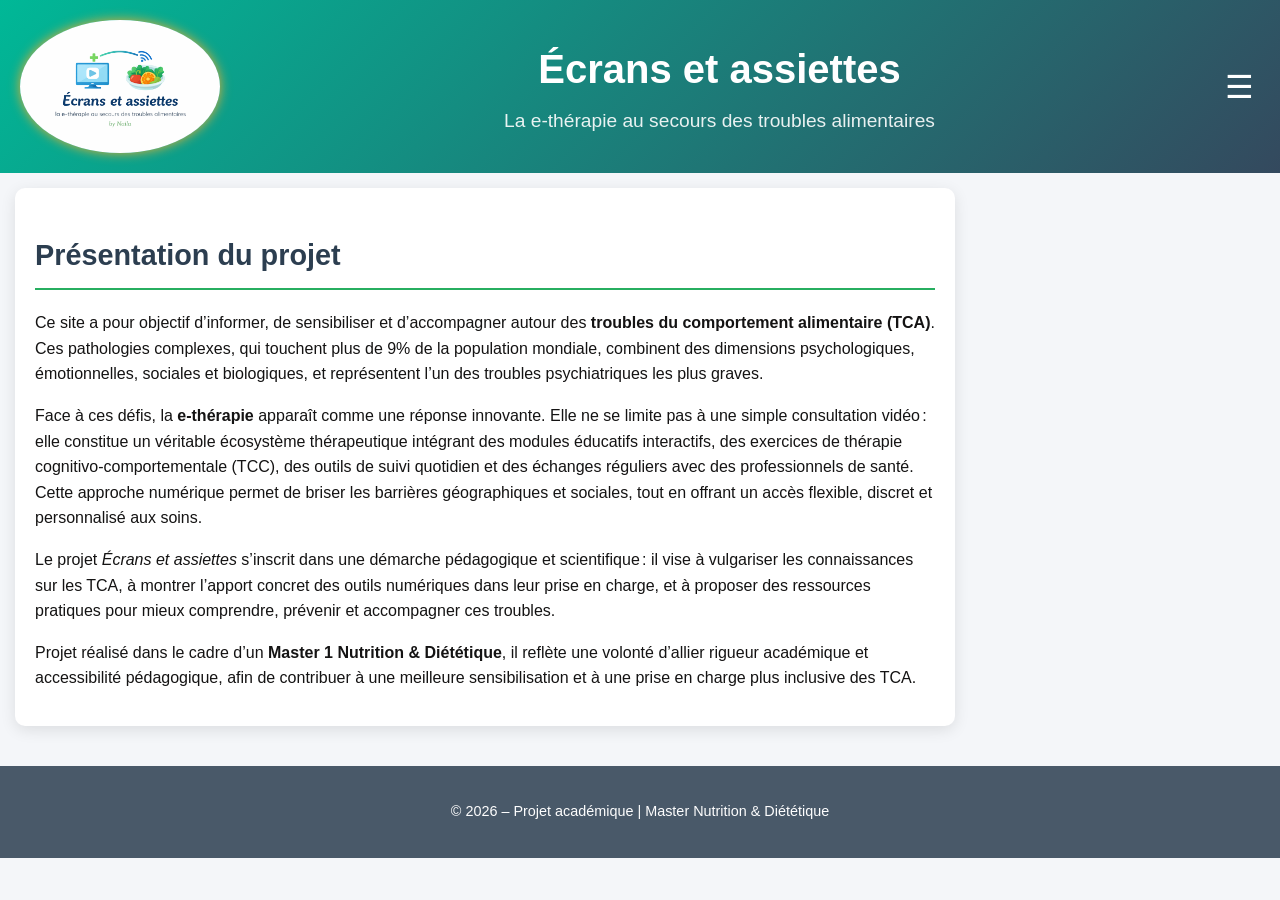
<file: index.html>
<!DOCTYPE html>
<html lang="fr">
<head>
    <meta charset="UTF-8">
    <title>Écrans et assiettes</title>
      <!-- Logo dans l'onglet -->
    <link rel="icon" type="image/png" href="./logo01.png">
    <style>
        body {
            font-family: 'Segoe UI', Arial, sans-serif;
            background-color: #f4f6f9;
            margin: 0;
            padding: 0;
            color: #141313;
            line-height: 1.6;
        }

        header {
    display: flex;
    align-items: center;       /* aligne verticalement */
    justify-content: space-between; /* logo à gauche, titre au milieu, bouton à droite */
    background: linear-gradient(135deg, #00b897, #34495e);
    color: #fff;
    padding: 20px;
    position: relative;
        }

        header img {
    height: 120px;
    border-radius: 50%;
    box-shadow: 0 0 12px rgb(227, 175, 53);
    margin-right: 20px; /* espace entre logo et texte */
        }
        
        header div {
    flex: 1;                   /* occupe l’espace central */
    text-align: center;        /* centre le titre et le sous-titre */
        }


        header h1 {
            margin: 0;
            font-size: 2.5em;
            font-weight: bold;
        }

        header p {
            margin: 5px 0 0 0;
            font-size: 1.2em;
            opacity: 0.9;
        }

        nav {
            background-color: #588480;
            display: flex;
            justify-content: center;
            padding: 15px;
        }

        nav a {
            color: #fff;
            text-decoration: none;
            margin: 0 15px;
            font-weight: 500;
            transition: color 0.3s ease;
        }

        nav a:hover {
            color: #e0f7e9;
        }

        section {
            background: #fff;
            margin: 30px auto;
            padding: 30px;
            max-width: 900px;
            border-radius: 10px;
            box-shadow: 0 4px 15px rgba(0,0,0,0.1);
        }

        section h2 {
            color: #2c3e50;
            margin-bottom: 20px;
            font-size: 1.8em;
            border-bottom: 2px solid #27ae60;
            padding-bottom: 10px;
        }

        section h3 {
            color: #27ae60;
            margin-top: 25px;
            font-size: 1.3em;
        }

        section p {
            margin-bottom: 15px;
            font-size: 1em;
        }

        footer {
            background-color: #2c3e50;
            color: #fff;
            text-align: center;
            padding: 20px;
            margin-top: 40px;
            font-size: 0.9em;
            opacity: 0.85;
        }
        /* ✅ Responsive design pour téléphone */
@media (max-width: 600px) {
  header {
    flex-direction: column;
    align-items: center;
    justify-content: center;
    text-align: center;
    padding: 12px;
  }

  header img.logo {
    max-width: 60px !important; /* logo plus petit */
    height: auto !important;
    margin: 0 auto 8px auto;
  }

  header h1 {
    font-size: 1.4em; /* réduit le titre */
  }

  header p {
    font-size: 0.9em; /* réduit le sous-titre */
  }
}


    /* Bouton hamburger visible sur mobile */
    .menu-toggle {
        display: block;
        font-size: 2em;
        cursor: pointer;
        color: #fff;
        background: none;
        border: none;
        margin: 10px auto;
    }

    nav {
        flex-direction: column;   /* liens en colonne */
        align-items: center;
        display: none;            /* caché par défaut */
        background-color: #588480;
        padding: 10px;
    }

    nav.active {
        display: flex;            /* affiché quand actif */
    }

    nav a {
        margin: 10px 0;
        display: block;
    }

    section {
        padding: 20px;
        margin: 15px;
    }
}

    </style>
</head>
<body>

<header>
    <img src="logo01.png" alt="Logo Écrans et assiettes"
         class="logo"
         style="width:200px; height:auto; display:block; margin:0 auto;">
    <div>
        <h1>Écrans et assiettes</h1>
        <p>La e-thérapie au secours des troubles alimentaires</p>
    </div>
    <button class="menu-toggle" onclick="toggleMenu()">☰</button>
</header>

<nav id="menu">
    <a href="index.html">Accueil</a>
    <a href="tca.html">Comprendre les TCA</a>
    <a href="etherapie.html">E-thérapie</a>
    <a href="autoevaluation.html">Auto-évaluation</a>
    <a href="suivi.html">Suivi</a>
    <a href="contact.html">À propos</a>
    <a href="boulimie.html">Bouli'Mieux</a>
</nav>

<script>
function toggleMenu() {
    document.getElementById("menu").classList.toggle("active");
}
</script>

<section>
    <h2>Présentation du projet</h2>
    <p>
        Ce site a pour objectif d’informer, de sensibiliser et d’accompagner autour des 
        <strong>troubles du comportement alimentaire (TCA)</strong>. Ces pathologies complexes, 
        qui touchent plus de 9% de la population mondiale, combinent des dimensions 
        psychologiques, émotionnelles, sociales et biologiques, et représentent l’un des 
        troubles psychiatriques les plus graves.
    </p>
    <p>
        Face à ces défis, la <strong>e-thérapie</strong> apparaît comme une réponse innovante. 
        Elle ne se limite pas à une simple consultation vidéo : elle constitue un véritable 
        écosystème thérapeutique intégrant des modules éducatifs interactifs, des exercices 
        de thérapie cognitivo-comportementale (TCC), des outils de suivi quotidien et des 
        échanges réguliers avec des professionnels de santé. Cette approche numérique 
        permet de briser les barrières géographiques et sociales, tout en offrant un accès 
        flexible, discret et personnalisé aux soins.
    </p>
    <p>
        Le projet <em>Écrans et assiettes</em> s’inscrit dans une démarche pédagogique et 
        scientifique : il vise à vulgariser les connaissances sur les TCA, à montrer 
        l’apport concret des outils numériques dans leur prise en charge, et à proposer 
        des ressources pratiques pour mieux comprendre, prévenir et accompagner ces troubles.
    </p>
    <p>
        Projet réalisé dans le cadre d’un <strong>Master 1 Nutrition & Diététique</strong>, 
        il reflète une volonté d’allier rigueur académique et accessibilité pédagogique, 
        afin de contribuer à une meilleure sensibilisation et à une prise en charge plus 
        inclusive des TCA.
    </p>
</section>

<footer>
    <p>© 2026 – Projet académique | Master Nutrition & Diététique</p>
</footer>

</body>
</html>
</file>
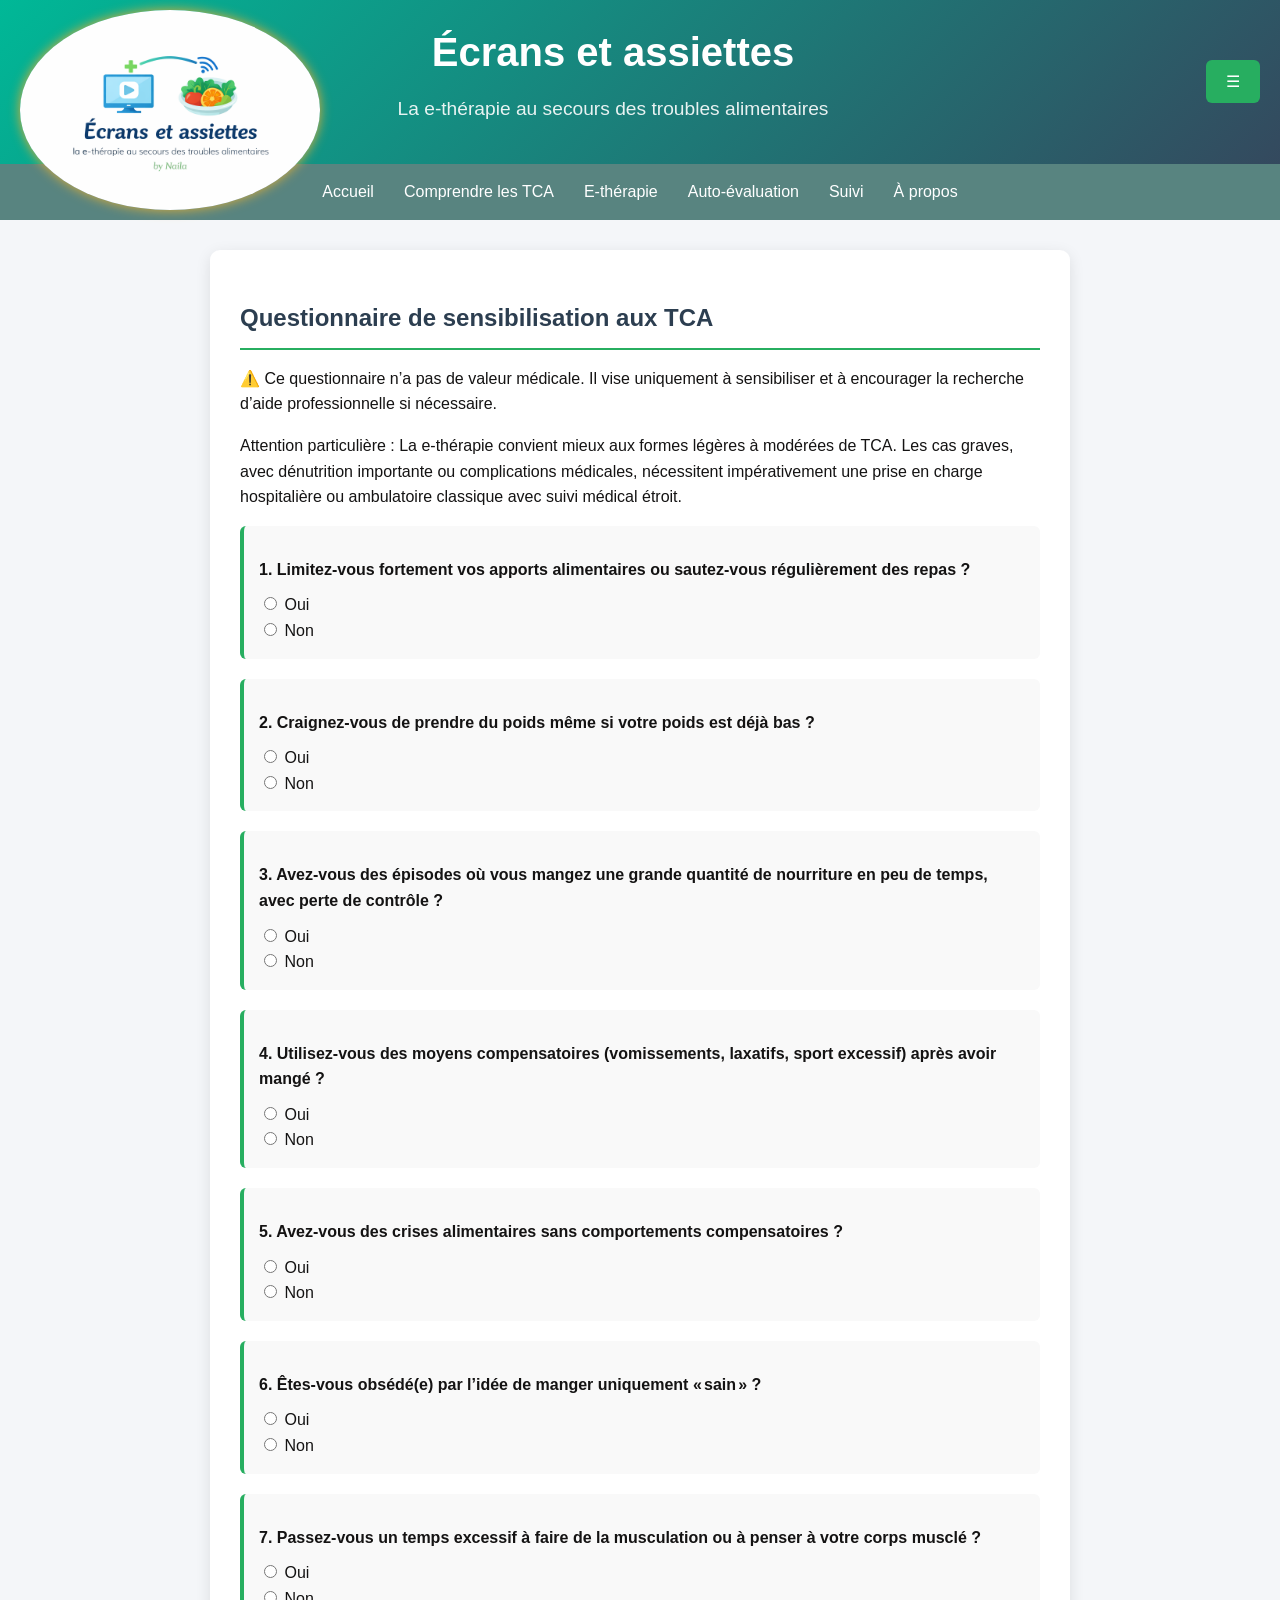
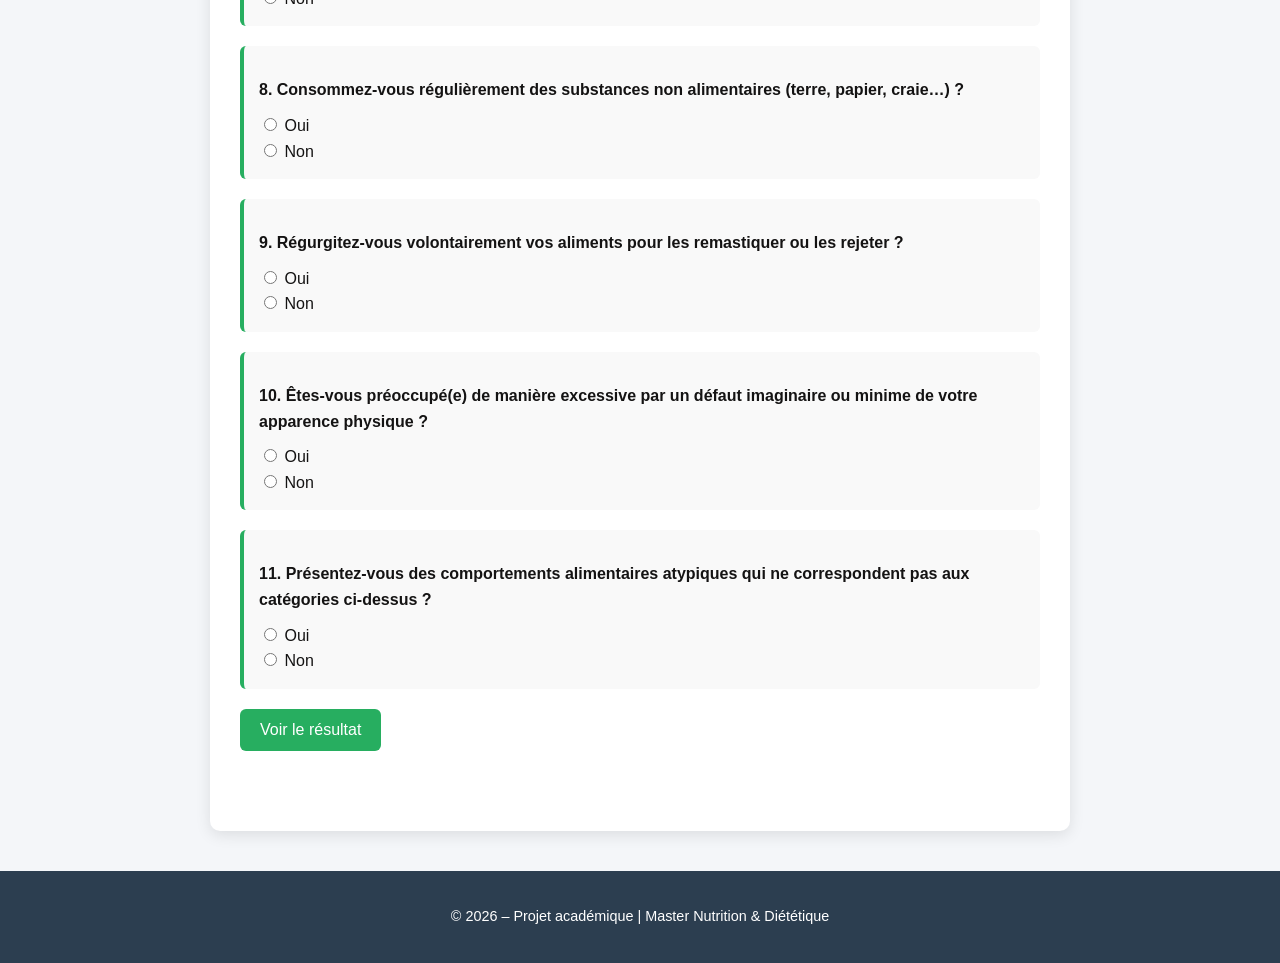
<file: autoevaluation.html>
<!DOCTYPE html>
<html lang="fr">
<head>
    <meta charset="UTF-8">
    <title>Auto-évaluation TCA</title>
          <!-- Logo dans l'onglet -->
    <link rel="icon" type="image/png" href="./logo01.png">
    <style>
     body {
            font-family: 'Segoe UI', Arial, sans-serif;
            background-color: #f4f6f9;
            margin: 0;
            padding: 0;
            color: #141313;
            line-height: 1.6;
        }

        header {
            display: flex;              /* aligne logo + texte */
            align-items: center;        /* centre verticalement */
            justify-content: space-between;    /* logo à gauche, texte centré */
            background: linear-gradient(135deg, #00b897, #34495e);
            color: #fff;
            padding: 20px;
        }

        header img {
            height: 200px;               /* taille du logo */
            border-radius: 50%;         /* arrondi complet */
            box-shadow: 0 0 12px rgb(227, 175, 53);
            transition: transform 0.3s ease, box-shadow 0.3s ease;
            position: absolute;         /* fixé à gauche */
            left: 20px;
            top: 10px;           /* descend le logo  */
        }
        header div {
            margin: 0 auto;             /* centre le bloc texte */
            text-align: center;
        }


        header h1 {
            margin: 0;
            font-size: 2.5em;
            font-weight: bold;
        }

        header p {
            margin-top: 10px;
            font-size: 1.2em;
            opacity: 0.9;
        }

        nav {
            background-color: #588480;
            display: flex;
            justify-content: center;
            padding: 15px;
        }

        nav a {
            color: #fff;
            text-decoration: none;
            margin: 0 15px;
            font-weight: 500;
        }

        nav a:hover {
            text-decoration: underline;
        }

        section {
            background: #fff;
            margin: 30px auto;
            padding: 30px;
            max-width: 800px;
            border-radius: 10px;
            box-shadow: 0 4px 15px rgba(0,0,0,0.1);
        }

        h2 {
            color: #2c3e50;
            margin-bottom: 15px;
            border-bottom: 2px solid #27ae60;
            padding-bottom: 10px;
        }

        .question {
            background: #f9f9f9;
            border-left: 4px solid #27ae60;
            padding: 15px;
            margin-bottom: 20px;
            border-radius: 6px;
        }

        .question p {
            font-weight: bold;
            margin-bottom: 10px;
        }

        button {
            background-color: #27ae60;
            color: white;
            border: none;
            padding: 12px 20px;
            border-radius: 6px;
            cursor: pointer;
            font-size: 1em;
        }

        button:hover {
            background-color: #219150;
        }

        #tcaResultat {
            margin-top: 20px;
            font-weight: bold;
            padding: 15px;
            border-radius: 6px;
        }

        .alert {
            background-color: #fbe9e7;
            color: #c0392b;
        }

        .ok {
            background-color: #e8f5e9;
            color: #2e7d32;
        }

        footer {
            background-color: #2c3e50;
            color: #fff;
            text-align: center;
            padding: 20px;
            margin-top: 40px;
            font-size: 0.9em;
        }
        /* ✅ Responsive design pour téléphone */
@media (max-width: 600px) {
    header {
        flex-direction: column;   /* logo au-dessus du texte */
        text-align: center;
        padding: 30px 20px;
    }

    header img {
        position: static;         /* enlève absolute */
        margin: 0 auto 15px auto; /* centre le logo */
        height: 120px;            /* taille réduite */
    }

    /* Bouton hamburger visible sur mobile */
    .menu-toggle {
        display: block;
        font-size: 2em;
        cursor: pointer;
        color: #fff;
        background: none;
        border: none;
        margin: 10px auto;
    }

    nav {
        flex-direction: column;   /* liens en colonne */
        align-items: center;
        display: none;            /* caché par défaut */
        background-color: #588480;
        padding: 10px;
    }

    nav.active {
        display: flex;            /* affiché quand actif */
    }

    nav a {
        margin: 10px 0;
        display: block;
    }

    section {
        padding: 20px;
        margin: 15px;
    }
}

    </style>
</head>
<body>

<header>
    <img src="logo01.png" alt="Logo Écrans et assiettes">
    <div>
        <h1>Écrans et assiettes</h1>
        <p>La e-thérapie au secours des troubles alimentaires</p>
    </div>
    <button class="menu-toggle" onclick="toggleMenu()">☰</button>
</header>

<nav id="menu">
    <a href="index.html">Accueil</a>
    <a href="tca.html">Comprendre les TCA</a>
    <a href="etherapie.html">E-thérapie</a>
    <a href="autoevaluation.html">Auto-évaluation</a>
    <a href="suivi.html">Suivi</a>
    <a href="contact.html">À propos</a>
</nav>

<script>
function toggleMenu() {
    document.getElementById("menu").classList.toggle("active");
}
</script>

<section>
    <h2>Questionnaire de sensibilisation aux TCA</h2>
    <p>⚠️ Ce questionnaire n’a pas de valeur médicale. Il vise uniquement à sensibiliser et à encourager la recherche d’aide professionnelle si nécessaire.</p>
     <p>Attention particulière : La e-thérapie convient mieux aux formes légères à modérées de TCA. Les cas graves, avec dénutrition importante ou complications médicales, nécessitent impérativement une prise en charge hospitalière ou ambulatoire classique avec suivi médical étroit.</p>
    <form id="tcaQuiz">
        <div class="question">
            <p>1. Limitez-vous fortement vos apports alimentaires ou sautez-vous régulièrement des repas ?</p>
            <input type="radio" name="q1" value="anorexie"> Oui<br>
            <input type="radio" name="q1" value=""> Non
        </div>

        <div class="question">
            <p>2. Craignez-vous de prendre du poids même si votre poids est déjà bas ?</p>
            <input type="radio" name="q2" value="anorexie"> Oui<br>
            <input type="radio" name="q2" value=""> Non
        </div>

        <div class="question">
            <p>3. Avez-vous des épisodes où vous mangez une grande quantité de nourriture en peu de temps, avec perte de contrôle ?</p>
            <input type="radio" name="q3" value="boulimie"> Oui<br>
            <input type="radio" name="q3" value=""> Non
        </div>

        <div class="question">
            <p>4. Utilisez-vous des moyens compensatoires (vomissements, laxatifs, sport excessif) après avoir mangé ?</p>
            <input type="radio" name="q4" value="boulimie"> Oui<br>
            <input type="radio" name="q4" value=""> Non
        </div>

        <div class="question">
            <p>5. Avez-vous des crises alimentaires sans comportements compensatoires ?</p>
            <input type="radio" name="q5" value="hyperphagie"> Oui<br>
            <input type="radio" name="q5" value=""> Non
        </div>

        <div class="question">
            <p>6. Êtes-vous obsédé(e) par l’idée de manger uniquement « sain » ?</p>
            <input type="radio" name="q6" value="orthorexie"> Oui<br>
            <input type="radio" name="q6" value=""> Non
        </div>

        <div class="question">
            <p>7. Passez-vous un temps excessif à faire de la musculation ou à penser à votre corps musclé ?</p>
            <input type="radio" name="q7" value="bigorexie"> Oui<br>
            <input type="radio" name="q7" value=""> Non
        </div>

        <div class="question">
            <p>8. Consommez-vous régulièrement des substances non alimentaires (terre, papier, craie…) ?</p>
            <input type="radio" name="q8" value="pica"> Oui<br>
            <input type="radio" name="q8" value=""> Non
        </div>

        <div class="question">
            <p>9. Régurgitez-vous volontairement vos aliments pour les remastiquer ou les rejeter ?</p>
            <input type="radio" name="q9" value="merycisme"> Oui<br>
            <input type="radio" name="q9" value=""> Non
        </div>

        <div class="question">
            <p>10. Êtes-vous préoccupé(e) de manière excessive par un défaut imaginaire ou minime de votre apparence physique ?</p>
            <input type="radio" name="q10" value="dysmorphophobie"> Oui<br>
            <input type="radio" name="q10" value=""> Non
        </div>

        <div class="question">
            <p>11. Présentez-vous des comportements alimentaires atypiques qui ne correspondent pas aux catégories ci-dessus ?</p>
            <input type="radio" name="q11" value="formes_atypiques"> Oui<br>
            <input type="radio" name="q11" value=""> Non
        </div>

        <button type="button" onclick="analyserTCA()">Voir le résultat</button>
    </form>

    <div id="tcaResultat"></div>
</section>

<footer>
    <p>© 2026 – Projet académique | Master Nutrition & Diététique</p>
</footer>

<script>
function analyserTCA() {
    let maladies = {
        anorexie: 0,
        boulimie: 0,
        hyperphagie: 0,
        orthorexie: 0,
        bigorexie: 0,
        pica: 0,
        merycisme: 0,
        dysmorphophobie: 0,
        formes_atypiques: 0
    };

    for (let i = 1; i <= 11; i++) {
        let reponse = document.querySelector('input[name="q' + i + '"]:checked');
        if (reponse && reponse.value) {
            maladies[reponse.value]++;
        }
    }

    // ✅ Affichage du résultat
    let resultat = [];
    for (let trouble in maladies) {
        if (maladies[trouble] > 0) {
            resultat.push(trouble);
        }
    }

    let divResultat = document.getElementById("tcaResultat");
    if (resultat.length > 0) {
        divResultat.className = "alert";
        divResultat.innerHTML = "⚠️ Signes possibles de : <b>" + resultat.join(", ") + "</b>";
    } else {
        divResultat.className = "ok";
        divResultat.innerHTML = "✅ Aucun signe détecté par ce questionnaire.";
    }
}
</script>
</file>
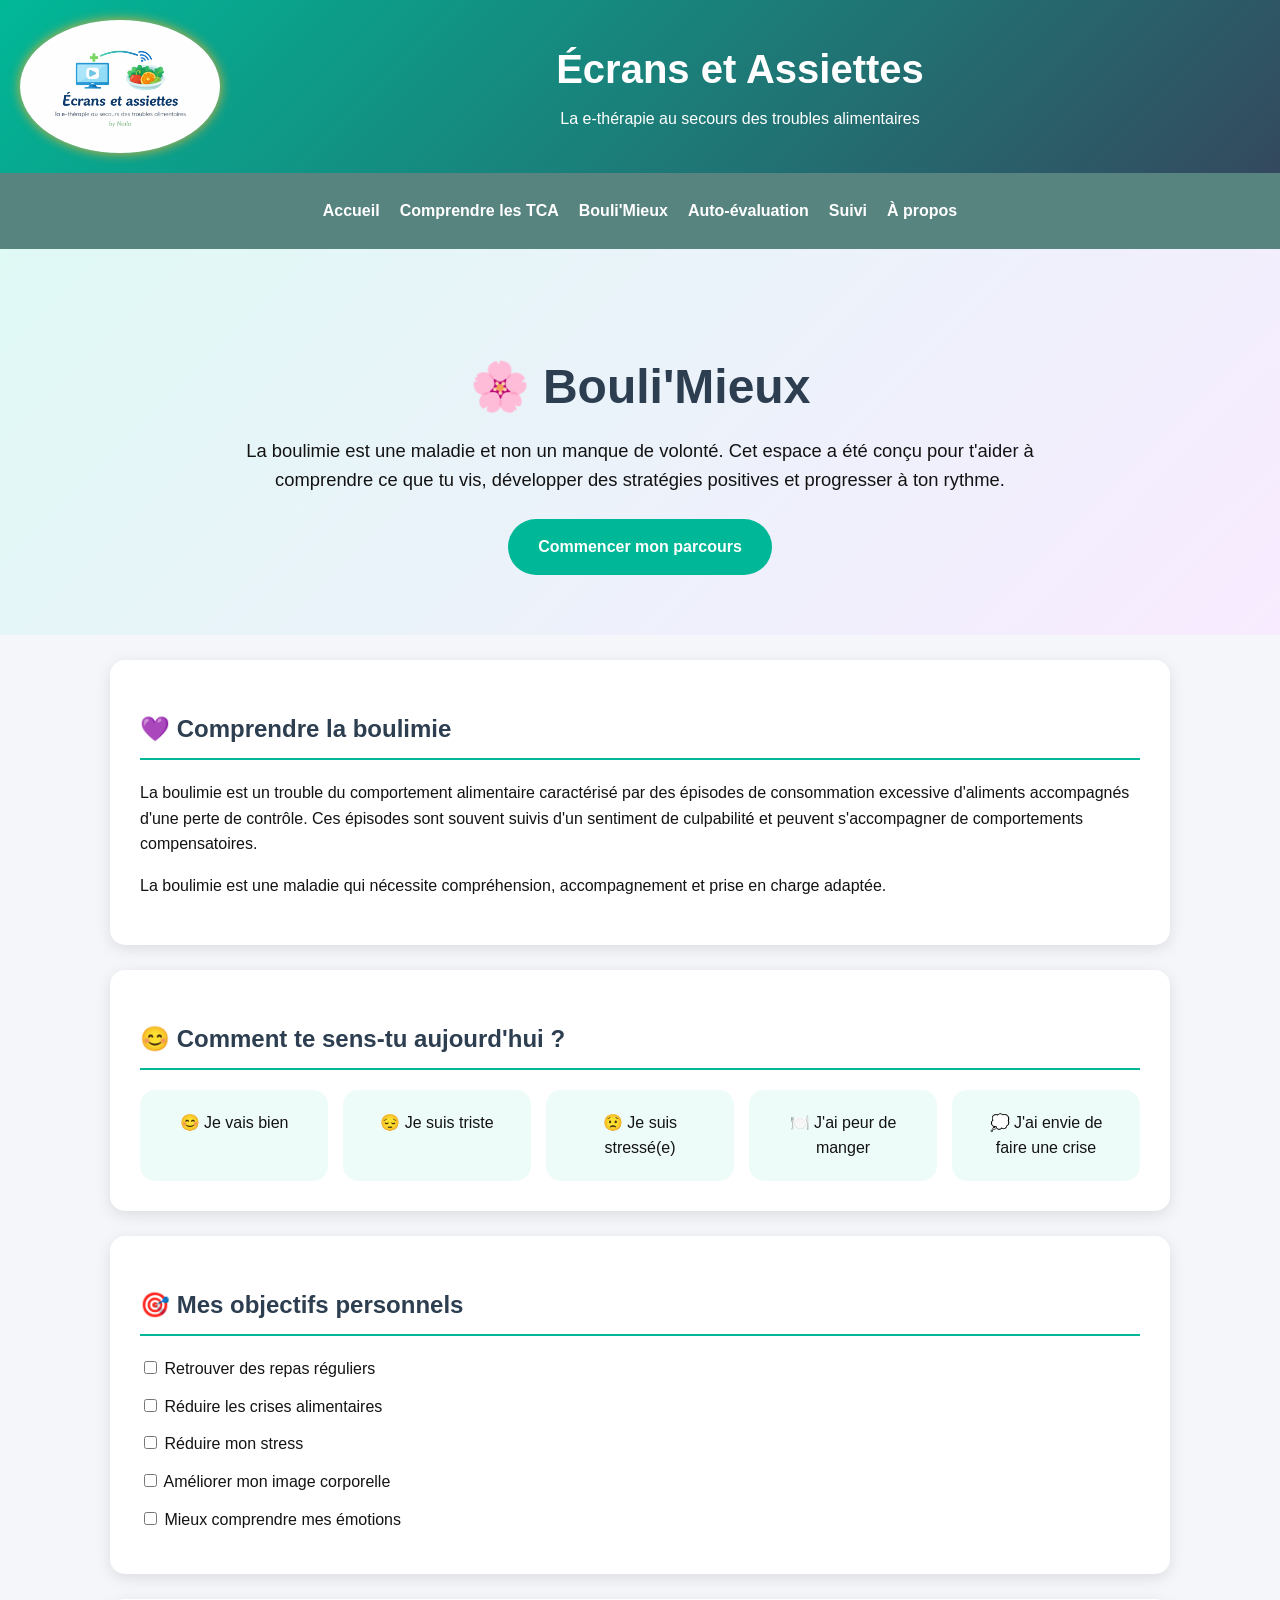
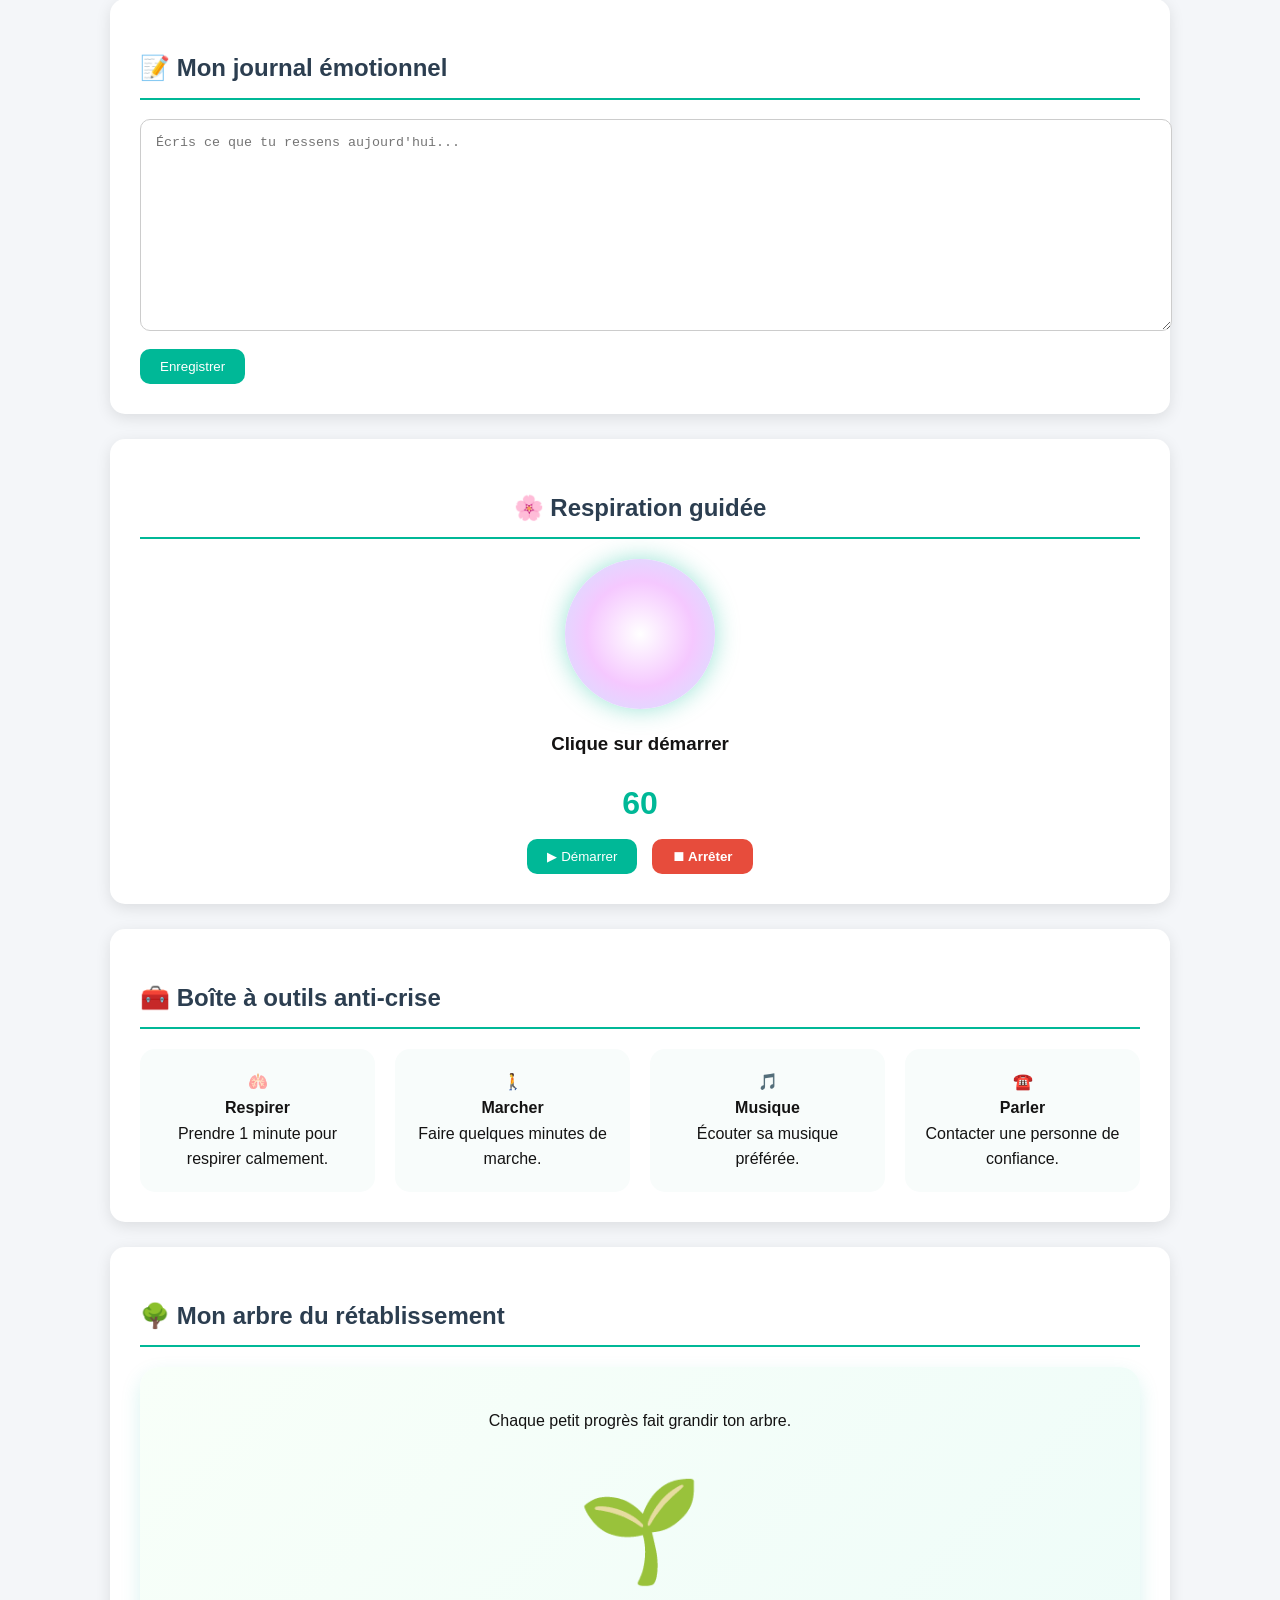
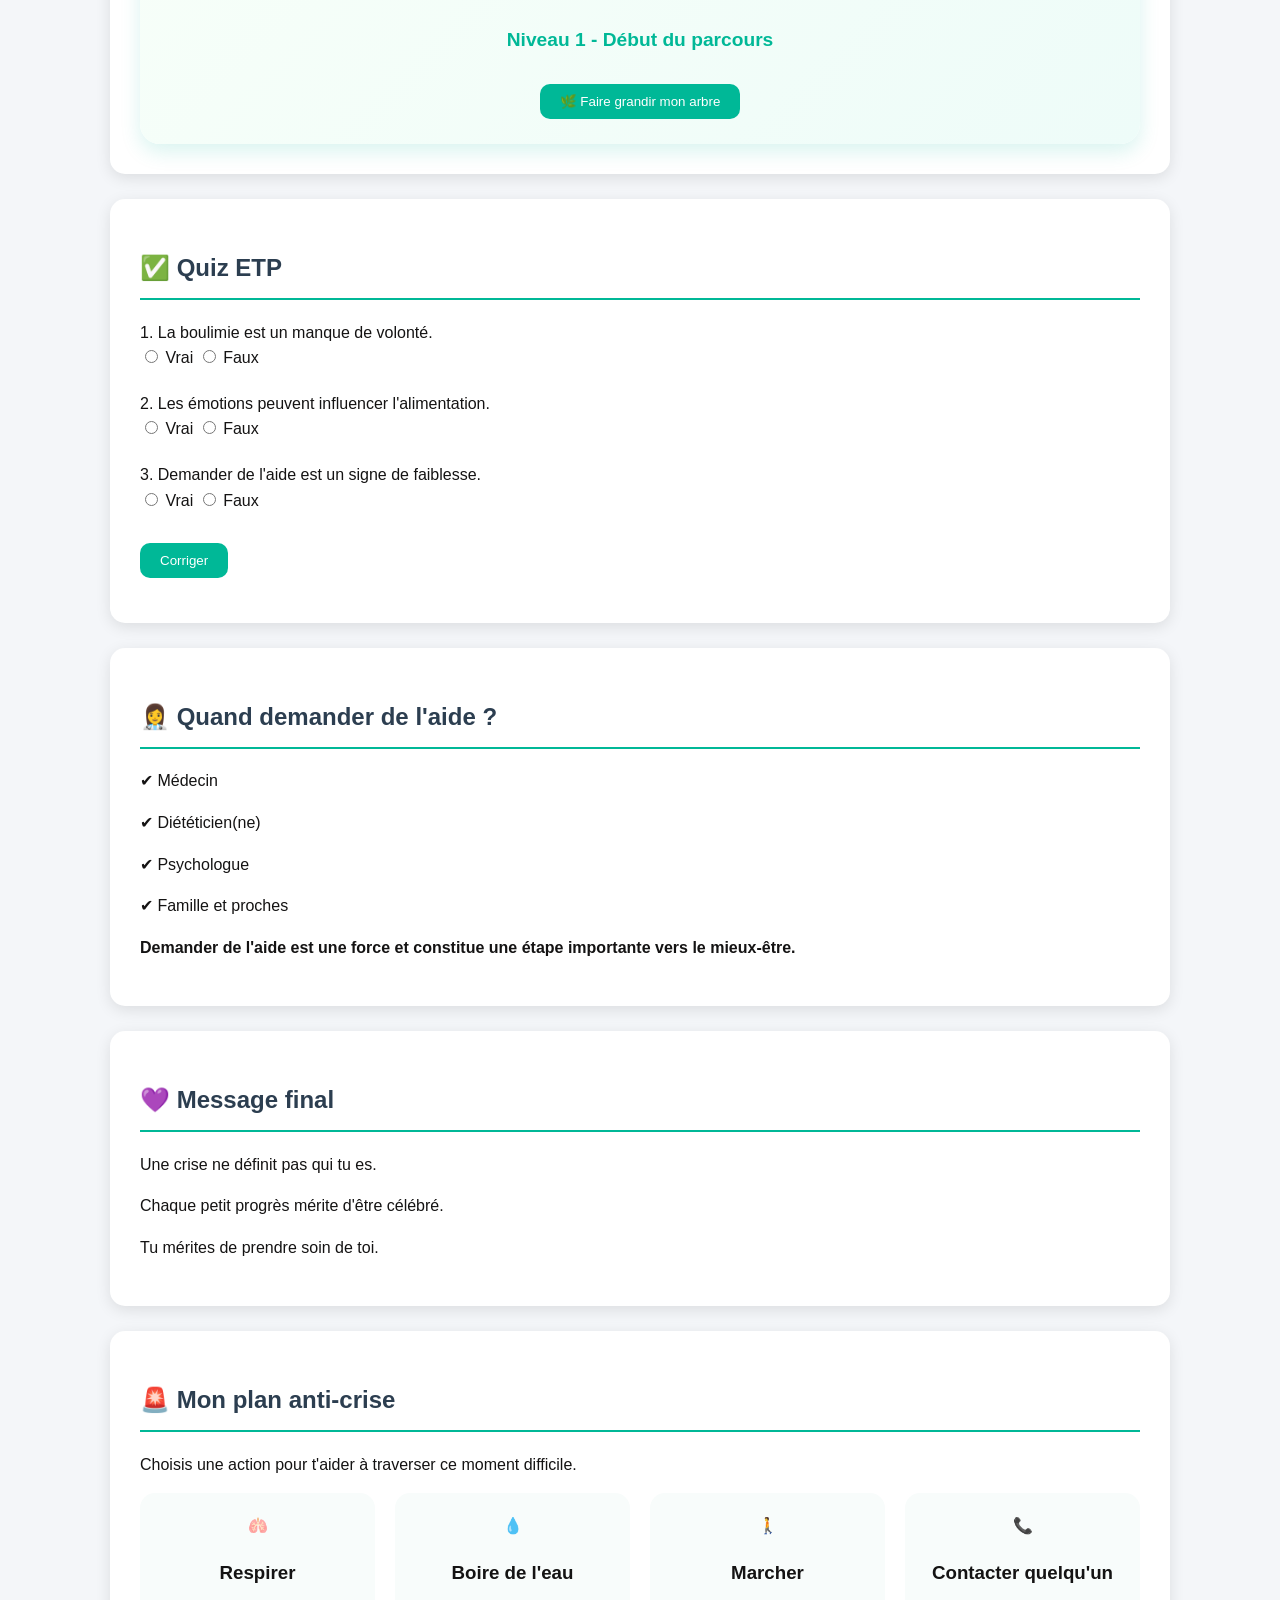
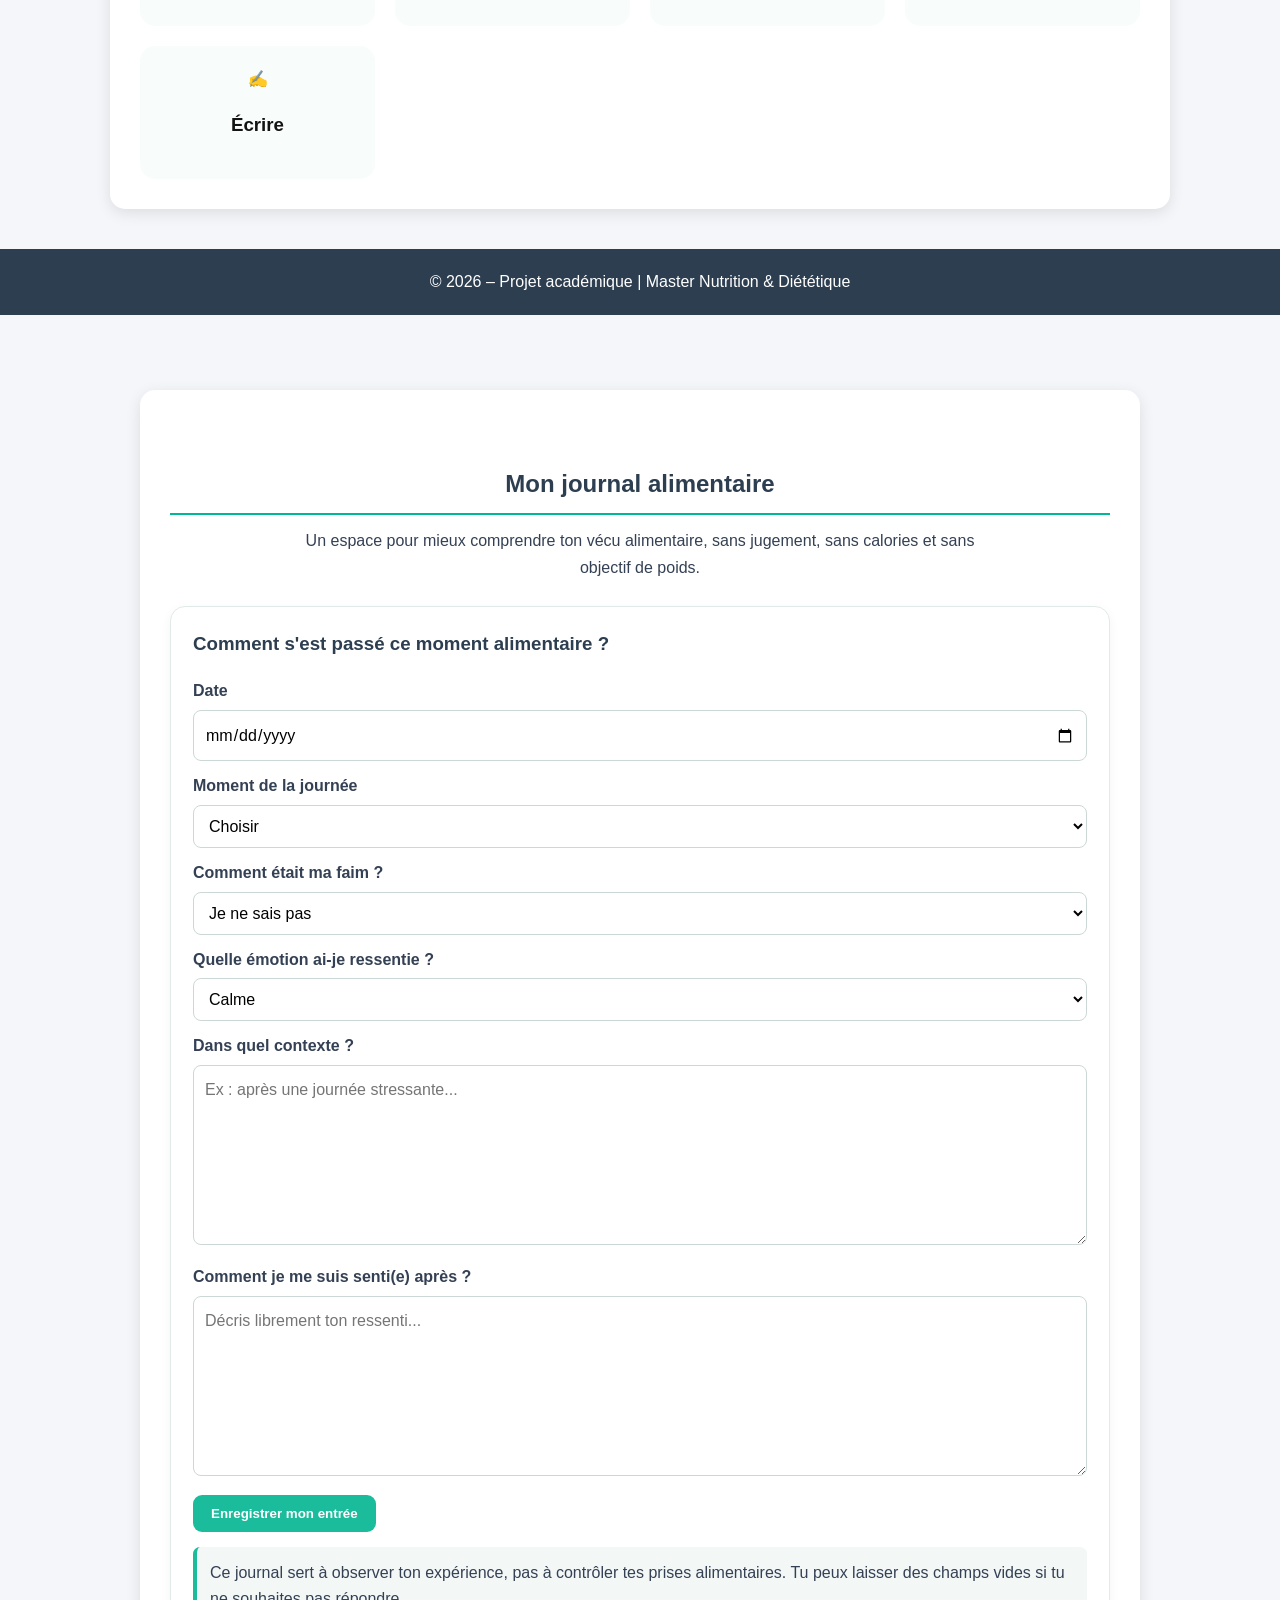
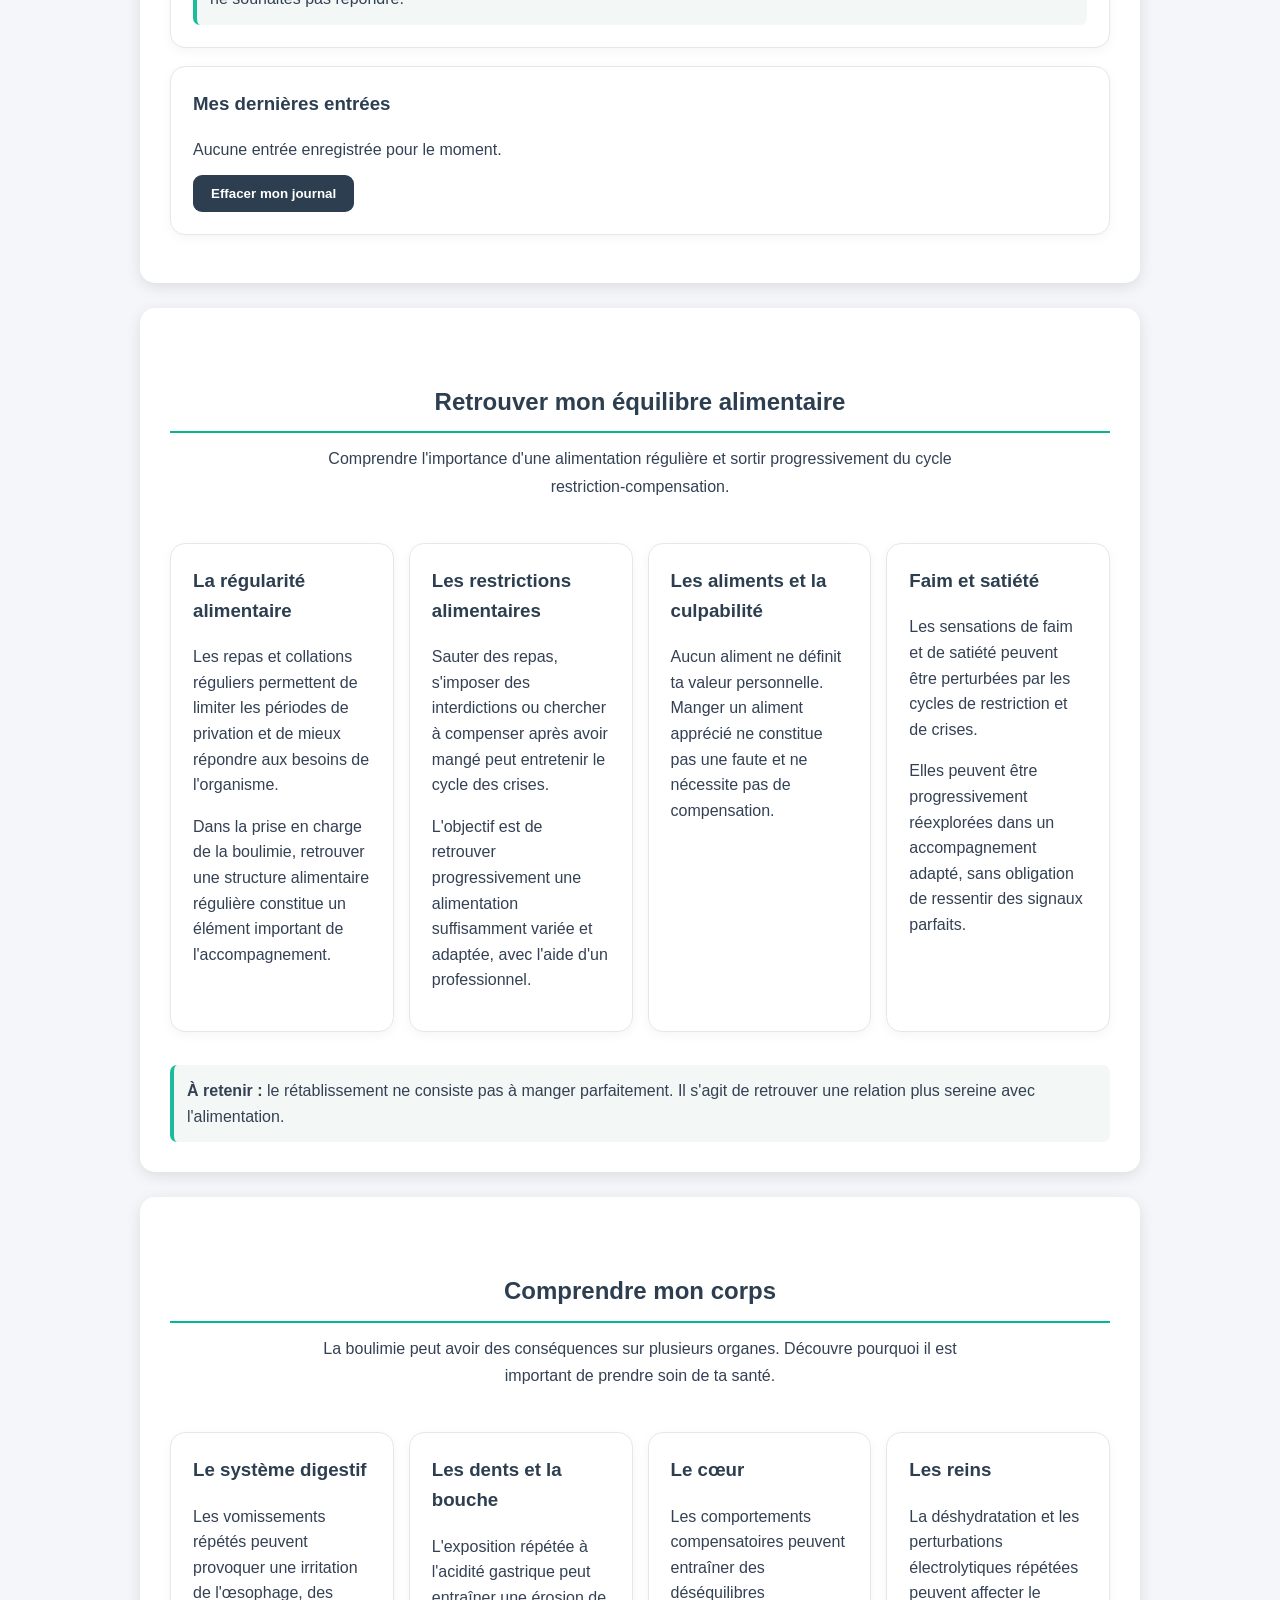
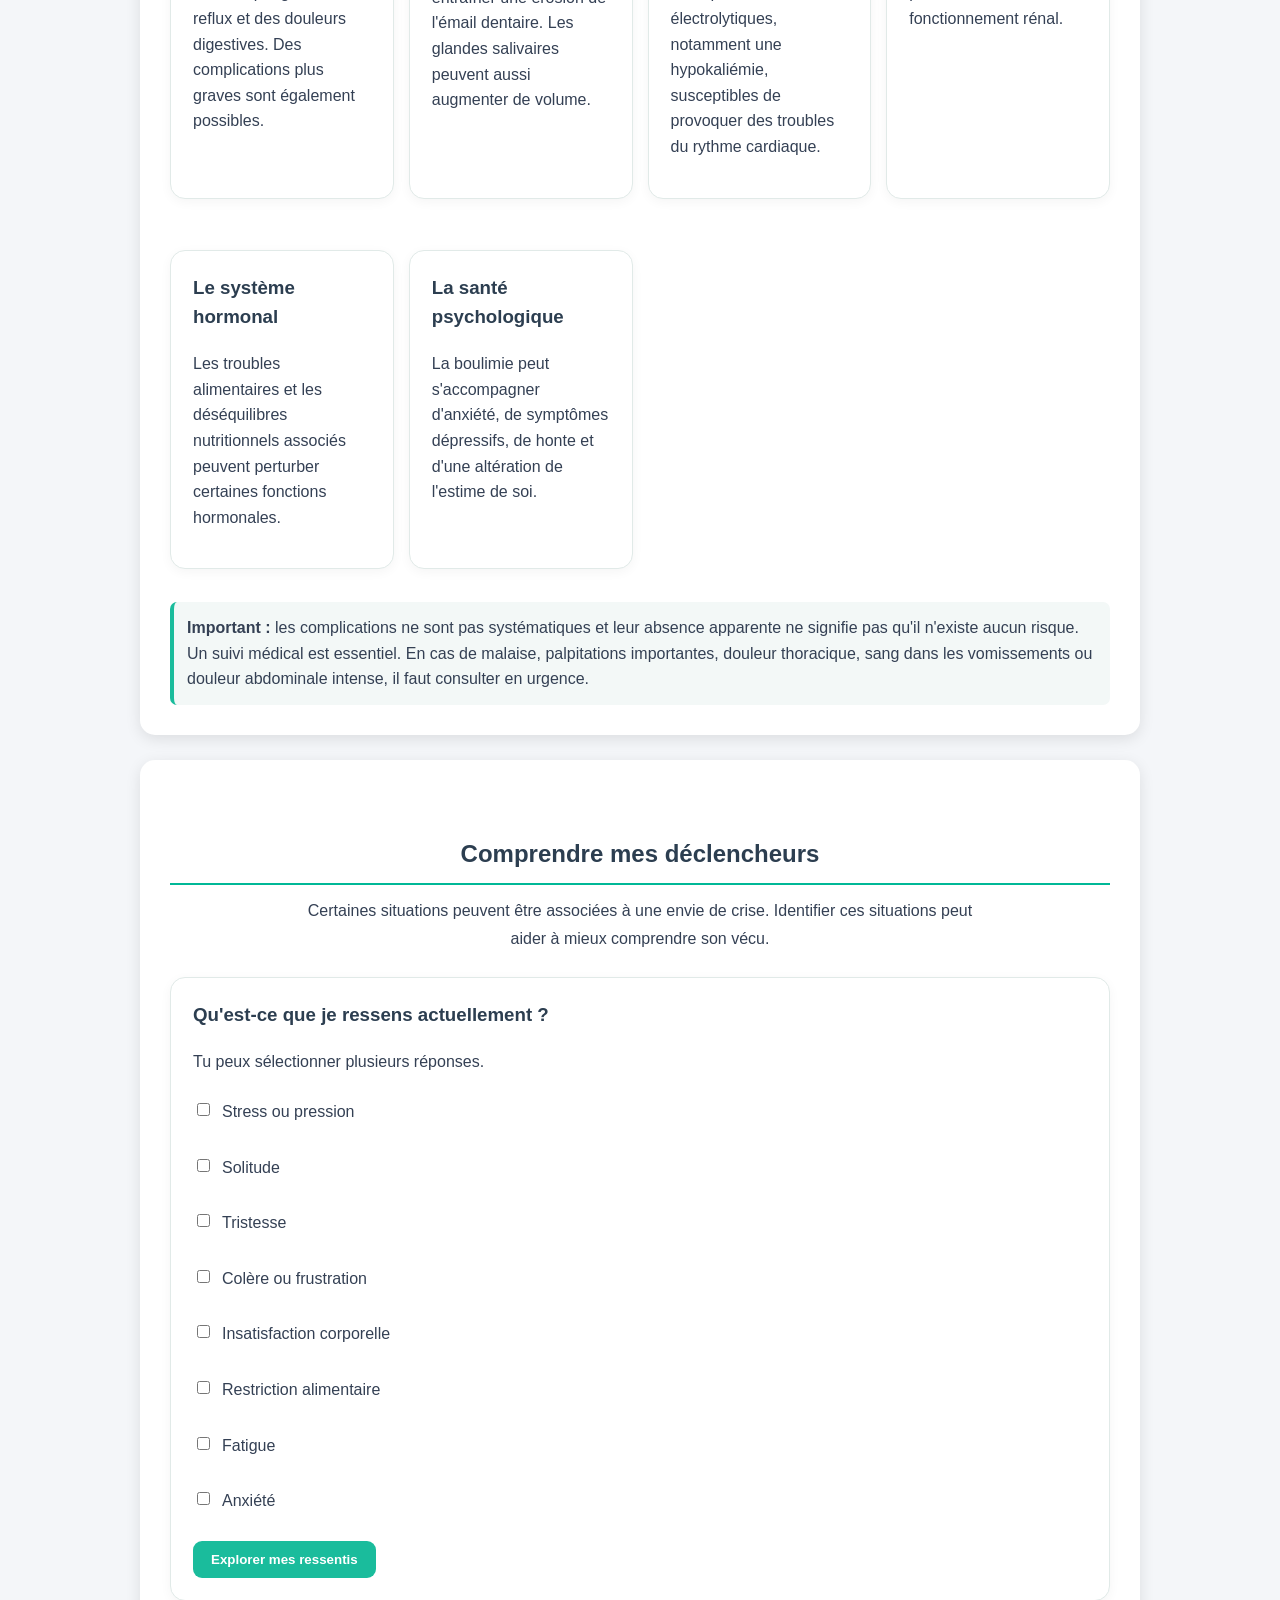
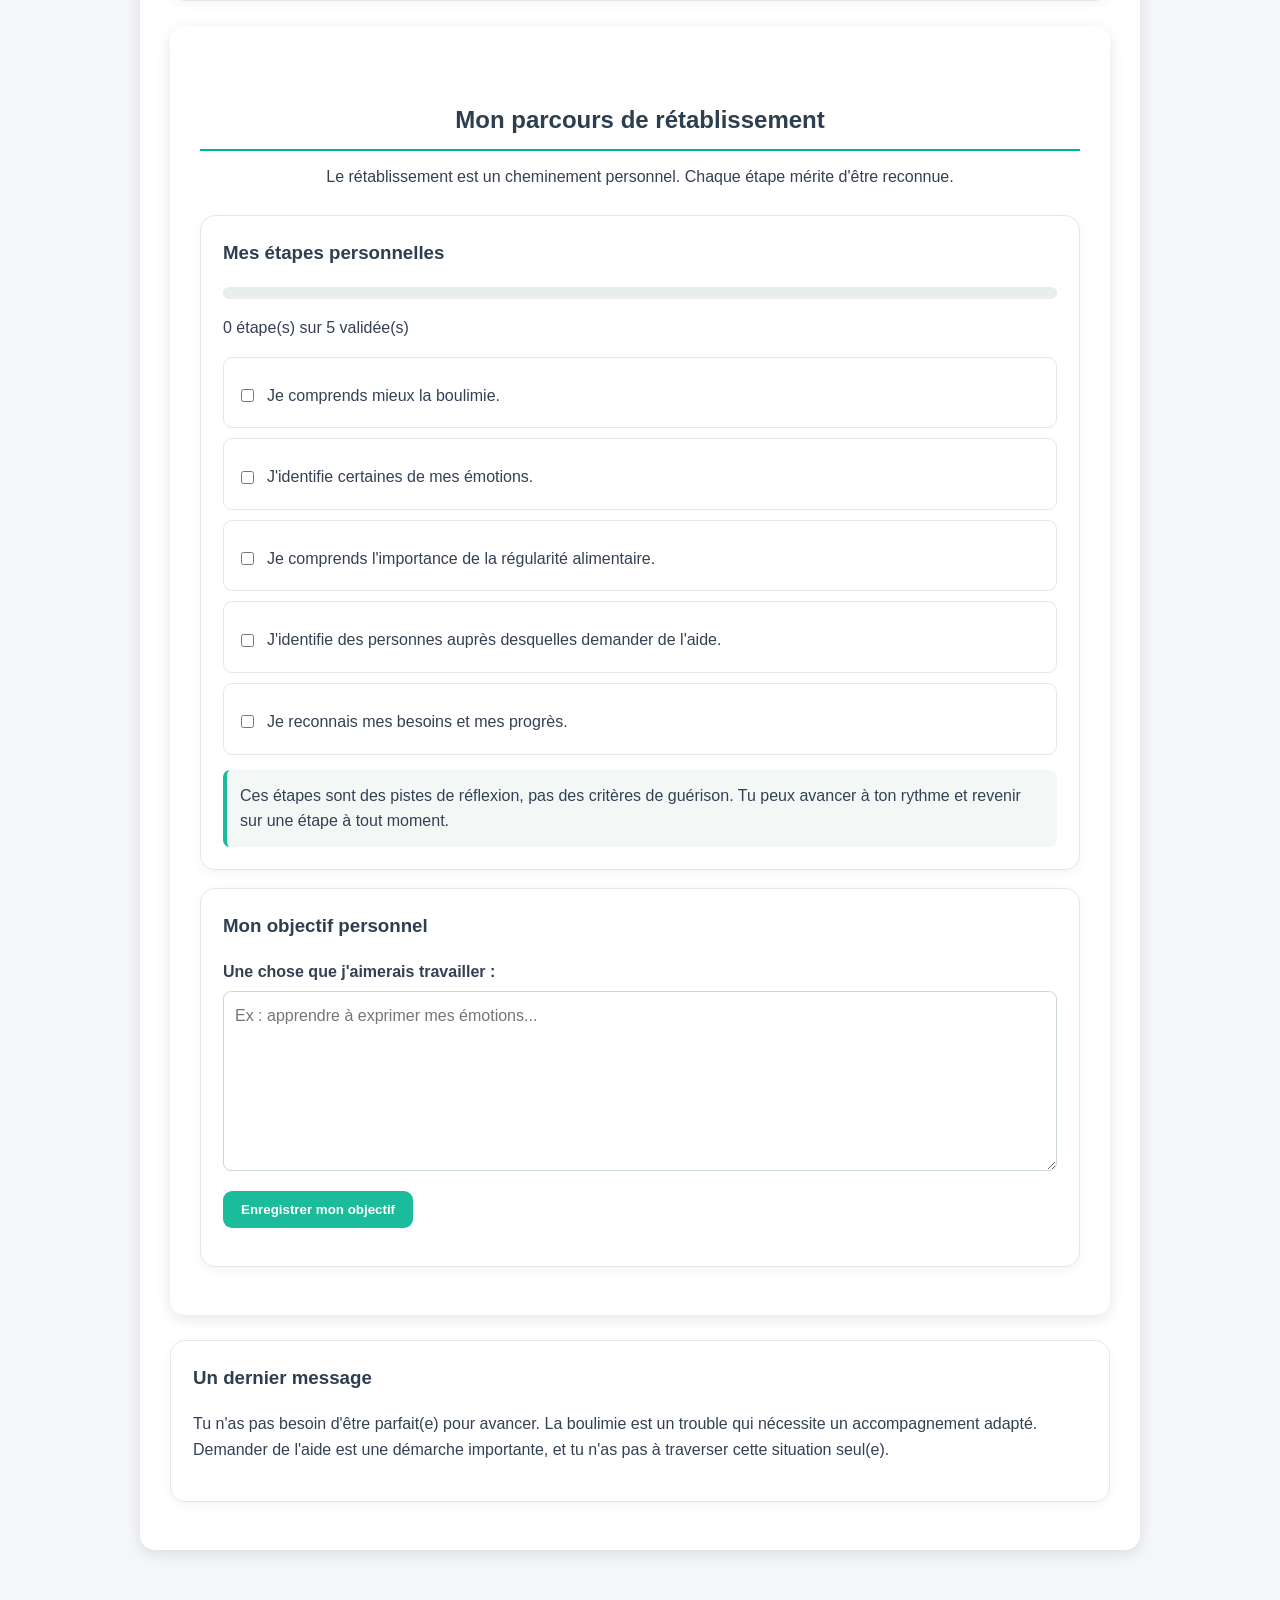
<file: boulimie.html>
<!DOCTYPE html>
<html lang="fr">
<head>
<meta charset="UTF-8">
<meta name="viewport" content="width=device-width, initial-scale=1.0">
<title>Bouli'Mieux | Écrans et Assiettes</title>
<!-- Logo dans l'onglet -->
    <link rel="icon" type="image/png" href="./logo01.png">

<style>

body{
font-family:'Segoe UI',Arial,sans-serif;
background:#f4f6f9;
margin:0;
padding:0;
color:#141313;
line-height:1.6;
}

/* HEADER */

header{
display:flex;
align-items:center;
justify-content:space-between;
background:linear-gradient(135deg,#00b897,#34495e);
color:white;
padding:20px;
}

header img{
height:120px;
border-radius:50%;
box-shadow:0 0 12px rgb(227,175,53);
}

header div{
text-align:center;
flex:1;
}

header h1{
margin:0;
font-size:2.5em;
}

header p{
margin:5px 0;
}

nav{
background:#588480;
display:flex;
justify-content:center;
padding:15px;
flex-wrap:wrap;
}

nav a{
color:white;
text-decoration:none;
margin:10px;
font-weight:600;
}

nav a:hover{
color:#d5f8f0;
}

/* HERO */

.hero{
background:linear-gradient(135deg,#dff9f5,#f8ebff);
padding:60px 20px;
text-align:center;
}

.hero h2{
font-size:3em;
color:#2c3e50;
margin-bottom:10px;
}

.hero p{
max-width:800px;
margin:auto;
font-size:1.15em;
}

.btn{
display:inline-block;
margin-top:25px;
padding:15px 30px;
background:#00b897;
color:white;
text-decoration:none;
border-radius:50px;
font-weight:bold;
}

/* SECTIONS */

section{
background:white;
margin:25px auto;
padding:30px;
max-width:1000px;
border-radius:15px;
box-shadow:0 4px 15px rgba(0,0,0,0.1);
}

section h2{
color:#2c3e50;
border-bottom:2px solid #00b897;
padding-bottom:10px;
}

/* EMOTIONS */

.emotions{
display:grid;
grid-template-columns:repeat(auto-fit,minmax(180px,1fr));
gap:15px;
margin-top:20px;
}

.emotion{
background:#eefcf9;
padding:20px;
border-radius:15px;
text-align:center;
cursor:pointer;
transition:0.3s;
}

.emotion:hover{
transform:translateY(-5px);
}

.message{
margin-top:20px;
padding:15px;
background:#f9fdfb;
border-left:5px solid #00b897;
display:none;
}

/* OBJECTIFS */

.objectifs label{
display:block;
margin:12px 0;
}

/* JOURNAL */

textarea{
width:100%;
height:180px;
padding:15px;
border-radius:10px;
border:1px solid #ccc;
}

.savebtn{
margin-top:10px;
padding:10px 20px;
border:none;
background:#00b897;
color:white;
border-radius:10px;
cursor:pointer;
}
.stopbtn{
margin-top:10px;
margin-left:10px;
padding:10px 20px;
border:none;
background:#e74c3c;
color:white;
border-radius:10px;
cursor:pointer;
font-weight:bold;
}

.stopbtn:hover{
background:#c0392b;
}

/* RESPIRATION */

.breathing{
text-align:center;
}

.flower{
width:150px;
height:150px;
border-radius:50%;
margin:20px auto;
background:radial-gradient(circle,#fff,#f5c8ff,#cfe8ff);
box-shadow:0 0 25px rgba(0,184,151,0.4);
}

.inhale{
animation:inhale 4s forwards;
}

.exhale{
animation:exhale 6s forwards;
}

@keyframes inhale{
from{transform:scale(1);}
to{transform:scale(1.4);}
}

@keyframes exhale{
from{transform:scale(1.4);}
to{transform:scale(1);}
}

.timer{
font-size:2em;
font-weight:bold;
color:#00b897;
}

/* OUTILS */

.cards{
display:grid;
grid-template-columns:repeat(auto-fit,minmax(220px,1fr));
gap:20px;
}

.card{
background:#f8fcfb;
padding:20px;
border-radius:15px;
text-align:center;
}

/* BADGES */

.badges{
display:flex;
flex-wrap:wrap;
gap:15px;
justify-content:center;
}

.badge{
background:#eefcf9;
padding:15px 20px;
border-radius:20px;
font-weight:bold;
}

/* QUIZ */

.quiz-question{
margin-bottom:20px;
}

.resultatQuiz{
font-weight:bold;
font-size:1.2em;
margin-top:15px;
}
#tree{
font-size:100px;
text-align:center;
transition:all 0.8s ease;
cursor:pointer;
}

#tree:hover{
transform:scale(1.1);
}

#tree-message{
text-align:center;
font-size:1.2em;
font-weight:bold;
color:#00b897;
margin-top:15px;
}

.tree-box{
background:linear-gradient(135deg,#f8fff9,#eefcf9);
padding:25px;
border-radius:20px;
text-align:center;
box-shadow:0 8px 20px rgba(0,184,151,0.15);
}
/* FOOTER */

footer{
background:#2c3e50;
color:white;
padding:20px;
text-align:center;
margin-top:40px;
}

@media(max-width:768px){

header{
flex-direction:column;
}

.hero h2{
font-size:2em;
}

}

</style>
</head>

<body>

<header>
    <img src="logo01.png" alt="Logo Écrans et assiettes"
         class="logo"
         style="width:200px; height:auto; display:block; margin:0 auto;">
<div>
<h1>Écrans et Assiettes</h1>
<p>La e-thérapie au secours des troubles alimentaires</p>
</div>

</header>

<nav>
<a href="index.html">Accueil</a>
<a href="tca.html">Comprendre les TCA</a>
<a href="boulimie.html">Bouli'Mieux</a>
<a href="autoevaluation.html">Auto-évaluation</a>
<a href="suivi.html">Suivi</a>
<a href="contact.html">À propos</a>
</nav>

<div class="hero">

<h2>🌸 Bouli'Mieux</h2>

<p>
La boulimie est une maladie et non un manque de volonté.
Cet espace a été conçu pour t'aider à comprendre ce que tu vis,
développer des stratégies positives et progresser à ton rythme.
</p>

<a href="#parcours" class="btn">Commencer mon parcours</a>

</div>

<section id="parcours">

<h2>💜 Comprendre la boulimie</h2>

<p>
La boulimie est un trouble du comportement alimentaire caractérisé par des épisodes de consommation excessive d'aliments accompagnés d'une perte de contrôle. Ces épisodes sont souvent suivis d'un sentiment de culpabilité et peuvent s'accompagner de comportements compensatoires.
</p>

<p>
La boulimie est une maladie qui nécessite compréhension, accompagnement et prise en charge adaptée.
</p>

</section>

<section>

<h2>😊 Comment te sens-tu aujourd'hui ?</h2>

<div class="emotions">

<div class="emotion" onclick="showMessage('bien')">😊 Je vais bien</div>

<div class="emotion" onclick="showMessage('triste')">😔 Je suis triste</div>

<div class="emotion" onclick="showMessage('stress')">😟 Je suis stressé(e)</div>

<div class="emotion" onclick="showMessage('peur')">🍽️ J'ai peur de manger</div>

<div class="emotion" onclick="showMessage('crise')">💭 J'ai envie de faire une crise</div>

</div>

<div id="emotionMessage" class="message">
Tu n'es pas seul(e). Cette émotion est temporaire. Respire profondément et prends soin de toi.
</div>

</section>

<section>

<h2>🎯 Mes objectifs personnels</h2>

<div class="objectifs">

<label><input type="checkbox"> Retrouver des repas réguliers</label>
<label><input type="checkbox"> Réduire les crises alimentaires</label>
<label><input type="checkbox"> Réduire mon stress</label>
<label><input type="checkbox"> Améliorer mon image corporelle</label>
<label><input type="checkbox"> Mieux comprendre mes émotions</label>

</div>

</section>

<section>

<h2>📝 Mon journal émotionnel</h2>

<textarea id="journal" placeholder="Écris ce que tu ressens aujourd'hui..."></textarea>

<button class="savebtn" onclick="saveJournal()">
Enregistrer
</button>

</section>

<section class="breathing">

<h2>🌸 Respiration guidée</h2>

<div class="flower" id="flower"></div>

<h3 id="instruction">
Clique sur démarrer
</h3>

<div class="timer" id="timer">60</div>

<button class="savebtn" onclick="startBreathing()">
▶ Démarrer
</button>

<button class="stopbtn" onclick="stopBreathing()">
⏹ Arrêter
</button>

</section>

<section>

<h2>🧰 Boîte à outils anti-crise</h2>

<div class="cards">

<div class="card">
🫁<br><strong>Respirer</strong><br>
Prendre 1 minute pour respirer calmement.
</div>

<div class="card">
🚶<br><strong>Marcher</strong><br>
Faire quelques minutes de marche.
</div>

<div class="card">
🎵<br><strong>Musique</strong><br>
Écouter sa musique préférée.
</div>

<div class="card">
☎️<br><strong>Parler</strong><br>
Contacter une personne de confiance.
</div>

</div>

</section>

<section>

<h2>🌳 Mon arbre du rétablissement</h2>

<div class="tree-box">

<p>
Chaque petit progrès fait grandir ton arbre.
</p>

<div id="tree">
🌱
</div>

<p id="tree-message">
Niveau 1 - Début du parcours
</p>

<button class="savebtn" onclick="growTree()">
🌿 Faire grandir mon arbre
</button>

</div>

</section>

<section>

<h2>✅ Quiz ETP</h2>

<div class="quiz-question">
1. La boulimie est un manque de volonté.<br>
<input type="radio" name="q1" value="0"> Vrai
<input type="radio" name="q1" value="1"> Faux
</div>

<div class="quiz-question">
2. Les émotions peuvent influencer l'alimentation.<br>
<input type="radio" name="q2" value="1"> Vrai
<input type="radio" name="q2" value="0"> Faux
</div>

<div class="quiz-question">
3. Demander de l'aide est un signe de faiblesse.<br>
<input type="radio" name="q3" value="0"> Vrai
<input type="radio" name="q3" value="1"> Faux
</div>

<button class="savebtn" onclick="corrigerQuiz()">
Corriger
</button>

<div id="score" class="resultatQuiz"></div>

</section>

<section>

<h2>👩‍⚕️ Quand demander de l'aide ?</h2>

<p>✔ Médecin</p>
<p>✔ Diététicien(ne)</p>
<p>✔ Psychologue</p>
<p>✔ Famille et proches</p>

<p><strong>Demander de l'aide est une force et constitue une étape importante vers le mieux-être.</strong></p>

</section>

<section>

<h2>💜 Message final</h2>

<p>
Une crise ne définit pas qui tu es.
</p>

<p>
Chaque petit progrès mérite d'être célébré.
</p>

<p>
Tu mérites de prendre soin de toi.
</p>

</section>

<section>

<h2>🚨 Mon plan anti-crise</h2>

<p>
Choisis une action pour t'aider à traverser ce moment difficile.
</p>

<div class="cards">

<div class="card" onclick="showCrisisTip('respirer')">
🫁
<h3>Respirer</h3>
</div>

<div class="card" onclick="showCrisisTip('eau')">
💧
<h3>Boire de l'eau</h3>
</div>

<div class="card" onclick="showCrisisTip('marcher')">
🚶
<h3>Marcher</h3>
</div>

<div class="card" onclick="showCrisisTip('appeler')">
📞
<h3>Contacter quelqu'un</h3>
</div>

<div class="card" onclick="showCrisisTip('journal')">
✍️
<h3>Écrire</h3>
</div>

</div>

<div id="crisisMessage" class="message"></div>

</section>
<footer>
© 2026 – Projet académique | Master Nutrition & Diététique
</footer>

<script>
function showMessage(type){

const message =
document.getElementById("emotionMessage");

message.style.display = "block";

if(type === "bien"){
message.innerHTML =
"🌟 C'est formidable ! Continue à prendre soin de toi et à célébrer tes progrès.";
}

else if(type === "triste"){
message.innerHTML =
"💜 La tristesse est une émotion normale. N'hésite pas à écrire ce que tu ressens ou à parler à quelqu'un de confiance.";
}

else if(type === "stress"){
message.innerHTML =
"🫁 Le stress peut influencer l'alimentation. Prends quelques instants pour respirer calmement.";
}

else if(type === "peur"){
message.innerHTML =
"🍽️ Ton corps a besoin d'énergie pour fonctionner. Essaie d'avancer à ton rythme sans te juger.";
}

else if(type === "crise"){
message.innerHTML =
"🌸 Cette envie est temporaire. Essaie la respiration guidée ou contacte une personne de confiance.";
}

}

function saveJournal(){

localStorage.setItem(
"journalBoulimie",
document.getElementById("journal").value
);

growTree();

alert("Journal enregistré ✅");

}

window.onload = function(){

let texte =
localStorage.getItem("journalBoulimie");

if(texte){
document.getElementById("journal").value =
texte;
}

}

function corrigerQuiz(){

let score = 0;

document.querySelectorAll(
"input[type=radio]:checked"
).forEach(radio =>
score += parseInt(radio.value)
);

document.getElementById("score").innerHTML =
"🎉 Votre score : " + score + "/3";

if(score >= 2){
growTree();
}

}

let compteur;
let respiration;

function startBreathing(){

let flower =
document.getElementById("flower");

let instruction =
document.getElementById("instruction");

let timer =
document.getElementById("timer");

let temps = 60;

clearInterval(compteur);
clearInterval(respiration);

timer.innerHTML = "60";

instruction.innerHTML =
"🫁 Inspire profondément";

flower.classList.remove(
"inhale",
"exhale"
);

flower.classList.add("inhale");

compteur = setInterval(() => {

temps--;

timer.innerHTML = temps;

if(temps <= 0){

clearInterval(compteur);
clearInterval(respiration);

instruction.innerHTML =
"🌷 Bravo ! Tu as terminé cette séance.";

timer.innerHTML = "✓";

flower.classList.remove(
"inhale",
"exhale"
);

growTree();

}

},1000);

respiration = setInterval(() => {

flower.classList.toggle("inhale");
flower.classList.toggle("exhale");

instruction.innerHTML =
flower.classList.contains("inhale")
? "🫁 Inspire profondément"
: "😌 Expire doucement";

},5000);

}

function stopBreathing(){

clearInterval(compteur);
clearInterval(respiration);

document.getElementById("flower")
.classList.remove("inhale","exhale");

document.getElementById("instruction")
.innerHTML =
"🌸 Séance arrêtée";

document.getElementById("timer")
.innerHTML =
"60";

}

let niveauArbre = 1;

function growTree(){

niveauArbre++;

let arbre =
document.getElementById("tree");

let message =
document.getElementById("tree-message");

if(niveauArbre === 2){

arbre.innerHTML = "🌿";

message.innerHTML =
"🌿 Je reconnais mes émotions";

}

else if(niveauArbre === 3){

arbre.innerHTML = "🪴";

message.innerHTML =
"🪴 J'utilise mes outils anti-crise";

}

else if(niveauArbre === 4){

arbre.innerHTML = "🌳";

message.innerHTML =
"🌳 Je prends soin de moi chaque jour";

}

else if(niveauArbre === 5){

arbre.innerHTML = "🌸🌳";

message.innerHTML =
"🌸 Je progresse avec bienveillance";

}

else{

arbre.innerHTML = "🌸🌳🦋";

message.innerHTML =
"🌸🦋 Je cultive mon bien-être";

niveauArbre = 6;

}

}
function showCrisisTip(action){

const message =
document.getElementById("crisisMessage");

message.style.display = "block";

if(action === "respirer"){

message.innerHTML =
"🫁 Prends quelques instants pour respirer calmement.<br><br>" +
"<button class='savebtn' onclick='launchBreathing()'>🌸 Commencer la respiration guidée</button>";

}

else if(action === "eau"){

message.innerHTML =
"💧 Bois un verre d'eau et accorde-toi quelques minutes avant de prendre une décision.";

}

else if(action === "marcher"){

message.innerHTML =
"🚶 Fais quelques pas ou change momentanément d'environnement pour diminuer la tension.";

}

else if(action === "appeler"){

message.innerHTML =
"📞 Contacte une personne de confiance et partage ce que tu ressens.";

}

else if(action === "journal"){

message.innerHTML =
"✍️ Note tes émotions dans ton journal. Mettre des mots sur ce que l'on ressent aide souvent à prendre du recul.";

}

}
function launchBreathing(){

document.querySelector(".breathing")
.scrollIntoView({
behavior:"smooth"
});

setTimeout(() => {

startBreathing();

},800);

}
</script>

<!-- =====================================================
     BOULI'MIEUX — EXTENSION DES NOUVELLES RUBRIQUES
     À insérer avant </body>
     Ne remplace pas le code existant.
===================================================== -->

<style>
/* Styles isolés : extension Bouli'Mieux */
.bm-extra {
    --bm-primary: #2c3e50;
    --bm-secondary: #34495e;
    --bm-accent: #1abc9c;
    --bm-light: #f3f8f7;
    --bm-text: #344054;
    font-family: inherit;
    color: var(--bm-text);
    margin: 35px auto;
    max-width: 1100px;
    padding: 15px;
}

.bm-extra * {
    box-sizing: border-box;
}

.bm-extra .bm-heading {
    text-align: center;
    color: var(--bm-primary);
    margin: 45px 0 12px;
}

.bm-extra .bm-intro {
    text-align: center;
    max-width: 700px;
    margin: 0 auto 25px;
    line-height: 1.7;
}

.bm-extra .bm-card {
    background: #fff;
    border: 1px solid #e1eae8;
    border-radius: 15px;
    padding: 22px;
    margin: 18px 0;
    box-shadow: 0 3px 12px rgba(0,0,0,.045);
}

.bm-extra .bm-card h3 {
    color: var(--bm-primary);
    margin-top: 0;
}

.bm-extra .bm-grid {
    display: grid;
    grid-template-columns: repeat(auto-fit,minmax(220px,1fr));
    gap: 15px;
}

.bm-extra label {
    display: block;
    font-weight: 600;
    margin: 12px 0 6px;
}

.bm-extra input,
.bm-extra select,
.bm-extra textarea {
    width: 100%;
    padding: 11px;
    border: 1px solid #ccd8d5;
    border-radius: 8px;
    font: inherit;
    background: #fff;
}

.bm-extra textarea {
    min-height: 90px;
    resize: vertical;
}

.bm-extra button {
    border: none;
    border-radius: 9px;
    padding: 11px 18px;
    background: var(--bm-accent);
    color: white;
    font-weight: 600;
    cursor: pointer;
    margin-top: 12px;
}

.bm-extra button:hover {
    filter: brightness(.94);
}

.bm-extra .bm-secondary-btn {
    background: var(--bm-primary);
}

.bm-extra .bm-note {
    background: var(--bm-light);
    border-left: 4px solid var(--bm-accent);
    border-radius: 7px;
    padding: 13px;
    line-height: 1.6;
    margin-top: 15px;
}

.bm-extra .bm-option {
    display: flex;
    align-items: flex-start;
    gap: 9px;
    padding: 9px 0;
    font-weight: normal;
}

.bm-extra .bm-option input {
    width: auto;
    margin-top: 4px;
}

.bm-extra .bm-result {
    background: var(--bm-light);
    border-radius: 10px;
    padding: 15px;
    margin-top: 15px;
    line-height: 1.7;
}

.bm-extra .bm-progress {
    height: 12px;
    border-radius: 20px;
    background: #e7eeec;
    overflow: hidden;
    margin: 15px 0;
}

.bm-extra .bm-progress-fill {
    height: 100%;
    width: 0;
    background: var(--bm-accent);
    transition: width .3s;
}

.bm-extra .bm-step {
    padding: 13px;
    border: 1px solid #e1eae8;
    border-radius: 9px;
    margin: 10px 0;
}

.bm-extra .bm-step label {
    font-weight: normal;
    display: flex;
    gap: 10px;
    align-items: center;
}

.bm-extra .bm-step input {
    width: auto;
}

.bm-extra .bm-entry {
    border-bottom: 1px solid #e1eae8;
    padding: 12px 0;
}

.bm-extra .bm-small {
    font-size: .88rem;
    color: #667085;
}

@media(max-width:600px) {
    .bm-extra {
        padding: 10px;
    }
    .bm-extra .bm-card {
        padding: 16px;
    }
}
</style>

<div class="bm-extra" id="bm-new-modules">

    <!-- 1. JOURNAL ALIMENTAIRE -->

    <section id="bm-journal">
        <h2 class="bm-heading">Mon journal alimentaire</h2>
        <p class="bm-intro">
            Un espace pour mieux comprendre ton vécu alimentaire,
            sans jugement, sans calories et sans objectif de poids.
        </p>

        <div class="bm-card">
            <h3>Comment s'est passé ce moment alimentaire ?</h3>

            <form id="bm-food-form">
                <label for="bm-food-date">Date</label>
                <input type="date" id="bm-food-date" required>

                <label for="bm-food-type">Moment de la journée</label>
                <select id="bm-food-type" required>
                    <option value="">Choisir</option>
                    <option>Petit-déjeuner</option>
                    <option>Déjeuner</option>
                    <option>Dîner</option>
                    <option>Collation</option>
                    <option>Autre</option>
                </select>

                <label for="bm-hunger">Comment était ma faim ?</label>
                <select id="bm-hunger">
                    <option>Je ne sais pas</option>
                    <option>Faible</option>
                    <option>Modérée</option>
                    <option>Importante</option>
                </select>

                <label for="bm-emotion">Quelle émotion ai-je ressentie ?</label>
                <select id="bm-emotion">
                    <option>Calme</option>
                    <option>Stress</option>
                    <option>Tristesse</option>
                    <option>Colère</option>
                    <option>Solitude</option>
                    <option>Joie</option>
                    <option>Anxiété</option>
                    <option>Autre</option>
                </select>

                <label for="bm-context">Dans quel contexte ?</label>
                <textarea id="bm-context"
                    placeholder="Ex : après une journée stressante..."></textarea>

                <label for="bm-after">Comment je me suis senti(e) après ?</label>
                <textarea id="bm-after"
                    placeholder="Décris librement ton ressenti..."></textarea>

                <button type="submit">Enregistrer mon entrée</button>
            </form>

            <div class="bm-note">
                Ce journal sert à observer ton expérience, pas à contrôler
                tes prises alimentaires. Tu peux laisser des champs vides
                si tu ne souhaites pas répondre.
            </div>
        </div>

        <div class="bm-card">
            <h3>Mes dernières entrées</h3>
            <div id="bm-food-history">
                <p class="bm-small">Aucune entrée enregistrée pour le moment.</p>
            </div>
            <button type="button" class="bm-secondary-btn"
                id="bm-clear-food">Effacer mon journal</button>
        </div>
    </section>


    <!-- 2. ÉQUILIBRE ALIMENTAIRE -->

    <section id="bm-equilibre">
        <h2 class="bm-heading">Retrouver mon équilibre alimentaire</h2>
        <p class="bm-intro">
            Comprendre l'importance d'une alimentation régulière
            et sortir progressivement du cycle restriction-compensation.
        </p>

        <div class="bm-grid">

            <div class="bm-card">
                <h3>La régularité alimentaire</h3>
                <p>
                    Les repas et collations réguliers permettent de limiter
                    les périodes de privation et de mieux répondre aux
                    besoins de l'organisme.
                </p>
                <p>
                    Dans la prise en charge de la boulimie, retrouver
                    une structure alimentaire régulière constitue
                    un élément important de l'accompagnement.
                </p>
            </div>

            <div class="bm-card">
                <h3>Les restrictions alimentaires</h3>
                <p>
                    Sauter des repas, s'imposer des interdictions
                    ou chercher à compenser après avoir mangé peut
                    entretenir le cycle des crises.
                </p>
                <p>
                    L'objectif est de retrouver progressivement
                    une alimentation suffisamment variée et adaptée,
                    avec l'aide d'un professionnel.
                </p>
            </div>

            <div class="bm-card">
                <h3>Les aliments et la culpabilité</h3>
                <p>
                    Aucun aliment ne définit ta valeur personnelle.
                    Manger un aliment apprécié ne constitue pas
                    une faute et ne nécessite pas de compensation.
                </p>
            </div>

            <div class="bm-card">
                <h3>Faim et satiété</h3>
                <p>
                    Les sensations de faim et de satiété peuvent
                    être perturbées par les cycles de restriction
                    et de crises.
                </p>
                <p>
                    Elles peuvent être progressivement réexplorées
                    dans un accompagnement adapté, sans obligation
                    de ressentir des signaux parfaits.
                </p>
            </div>

        </div>

        <div class="bm-note">
            <strong>À retenir :</strong> le rétablissement ne consiste
            pas à manger parfaitement. Il s'agit de retrouver une relation
            plus sereine avec l'alimentation.
        </div>
    </section>


    <!-- 3. COMPRENDRE MON CORPS -->

    <section id="bm-corps">
        <h2 class="bm-heading">Comprendre mon corps</h2>
        <p class="bm-intro">
            La boulimie peut avoir des conséquences sur plusieurs organes.
            Découvre pourquoi il est important de prendre soin de ta santé.
        </p>

        <div class="bm-grid">

            <div class="bm-card">
                <h3>Le système digestif</h3>
                <p>
                    Les vomissements répétés peuvent provoquer une irritation
                    de l'œsophage, des reflux et des douleurs digestives.
                    Des complications plus graves sont également possibles.
                </p>
            </div>

            <div class="bm-card">
                <h3>Les dents et la bouche</h3>
                <p>
                    L'exposition répétée à l'acidité gastrique peut
                    entraîner une érosion de l'émail dentaire.
                    Les glandes salivaires peuvent aussi augmenter de volume.
                </p>
            </div>

            <div class="bm-card">
                <h3>Le cœur</h3>
                <p>
                    Les comportements compensatoires peuvent entraîner
                    des déséquilibres électrolytiques, notamment
                    une hypokaliémie, susceptibles de provoquer
                    des troubles du rythme cardiaque.
                </p>
            </div>

            <div class="bm-card">
                <h3>Les reins</h3>
                <p>
                    La déshydratation et les perturbations électrolytiques
                    répétées peuvent affecter le fonctionnement rénal.
                </p>
            </div>

            <div class="bm-card">
                <h3>Le système hormonal</h3>
                <p>
                    Les troubles alimentaires et les déséquilibres
                    nutritionnels associés peuvent perturber
                    certaines fonctions hormonales.
                </p>
            </div>

            <div class="bm-card">
                <h3>La santé psychologique</h3>
                <p>
                    La boulimie peut s'accompagner d'anxiété,
                    de symptômes dépressifs, de honte et d'une
                    altération de l'estime de soi.
                </p>
            </div>

        </div>

        <div class="bm-note">
            <strong>Important :</strong> les complications ne sont pas
            systématiques et leur absence apparente ne signifie pas
            qu'il n'existe aucun risque. Un suivi médical est essentiel.
            En cas de malaise, palpitations importantes, douleur thoracique,
            sang dans les vomissements ou douleur abdominale intense,
            il faut consulter en urgence.
        </div>
    </section>


    <!-- 4. MES ÉMOTIONS ET DÉCLENCHEURS -->

    <section id="bm-emotions">
        <h2 class="bm-heading">Comprendre mes déclencheurs</h2>
        <p class="bm-intro">
            Certaines situations peuvent être associées à une envie
            de crise. Identifier ces situations peut aider à mieux
            comprendre son vécu.
        </p>

        <div class="bm-card">
            <h3>Qu'est-ce que je ressens actuellement ?</h3>

            <p>Tu peux sélectionner plusieurs réponses.</p>

            <div id="bm-trigger-options">
                <label class="bm-option">
                    <input type="checkbox" value="Stress">
                    Stress ou pression
                </label>

                <label class="bm-option">
                    <input type="checkbox" value="Solitude">
                    Solitude
                </label>

                <label class="bm-option">
                    <input type="checkbox" value="Tristesse">
                    Tristesse
                </label>

                <label class="bm-option">
                    <input type="checkbox" value="Colère">
                    Colère ou frustration
                </label>

                <label class="bm-option">
                    <input type="checkbox" value="Insatisfaction corporelle">
                    Insatisfaction corporelle
                </label>

                <label class="bm-option">
                    <input type="checkbox" value="Restriction alimentaire">
                    Restriction alimentaire
                </label>

                <label class="bm-option">
                    <input type="checkbox" value="Fatigue">
                    Fatigue
                </label>

                <label class="bm-option">
                    <input type="checkbox" value="Anxiété">
                    Anxiété
                </label>
            </div>

            <button type="button" id="bm-analyze-trigger">
                Explorer mes ressentis
            </button>

            <div id="bm-trigger-result" class="bm-result" hidden></div>
        </div>


    <!-- 5. MON PARCOURS DE RÉTABLISSEMENT -->

    <section id="bm-parcours">
        <h2 class="bm-heading">Mon parcours de rétablissement</h2>
        <p class="bm-intro">
            Le rétablissement est un cheminement personnel.
            Chaque étape mérite d'être reconnue.
        </p>

        <div class="bm-card">
            <h3>Mes étapes personnelles</h3>

            <div class="bm-progress">
                <div class="bm-progress-fill" id="bm-progress-fill"></div>
            </div>

            <p id="bm-progress-label">0 étape sur 5 validée</p>

            <div class="bm-step">
                <label>
                    <input type="checkbox" class="bm-recovery-step">
                    Je comprends mieux la boulimie.
                </label>
            </div>

            <div class="bm-step">
                <label>
                    <input type="checkbox" class="bm-recovery-step">
                    J'identifie certaines de mes émotions.
                </label>
            </div>

            <div class="bm-step">
                <label>
                    <input type="checkbox" class="bm-recovery-step">
                    Je comprends l'importance de la régularité alimentaire.
                </label>
            </div>

            <div class="bm-step">
                <label>
                    <input type="checkbox" class="bm-recovery-step">
                    J'identifie des personnes auprès desquelles demander de l'aide.
                </label>
            </div>

            <div class="bm-step">
                <label>
                    <input type="checkbox" class="bm-recovery-step">
                    Je reconnais mes besoins et mes progrès.
                </label>
            </div>

            <div class="bm-note">
                Ces étapes sont des pistes de réflexion, pas des critères
                de guérison. Tu peux avancer à ton rythme et revenir
                sur une étape à tout moment.
            </div>
        </div>

        <div class="bm-card">
            <h3>Mon objectif personnel</h3>

            <label for="bm-personal-goal">
                Une chose que j'aimerais travailler :
            </label>

            <textarea id="bm-personal-goal"
                placeholder="Ex : apprendre à exprimer mes émotions..."></textarea>

            <button type="button" id="bm-save-goal">
                Enregistrer mon objectif
            </button>

            <p id="bm-goal-message" aria-live="polite"></p>
        </div>
    </section>

    <div class="bm-card">
        <h3>Un dernier message</h3>
        <p>
            Tu n'as pas besoin d'être parfait(e) pour avancer.
            La boulimie est un trouble qui nécessite un accompagnement
            adapté. Demander de l'aide est une démarche importante,
            et tu n'as pas à traverser cette situation seul(e).
        </p>
    </div>

</div>


<script>
/* =====================================================
   JAVASCRIPT — MODULES BOULI'MIEUX
===================================================== */

(function () {
    "use strict";

    const PREFIX = "bouliMieuxExtra_";

    function getData(key, fallback) {
        try {
            const value = localStorage.getItem(PREFIX + key);
            return value ? JSON.parse(value) : fallback;
        } catch (error) {
            return fallback;
        }
    }

    function saveData(key, value) {
        try {
            localStorage.setItem(PREFIX + key, JSON.stringify(value));
            return true;
        } catch (error) {
            alert("Impossible d'enregistrer les données sur cet appareil.");
            return false;
        }
    }

    /* JOURNAL ALIMENTAIRE */

    const foodForm = document.getElementById("bm-food-form");
    const history = document.getElementById("bm-food-history");

    function displayFoodEntries() {
        const entries = getData("foodEntries", []);

        history.innerHTML = "";

        if (!entries.length) {
            history.textContent = "Aucune entrée enregistrée pour le moment.";
            return;
        }

        entries.slice().reverse().forEach((entry, index) => {
            const article = document.createElement("div");
            article.className = "bm-entry";

            const title = document.createElement("strong");
            title.textContent = entry.date + " — " + entry.type;

            const emotion = document.createElement("p");
            emotion.textContent = "Émotion : " + entry.emotion;

            const context = document.createElement("p");
            context.textContent = "Contexte : " + (entry.context || "Non renseigné");

            const after = document.createElement("p");
            after.textContent = "Ressenti : " + (entry.after || "Non renseigné");

            article.append(title, emotion, context, after);
            history.appendChild(article);
        });
    }

    foodForm.addEventListener("submit", function (event) {
        event.preventDefault();

        const entry = {
            date: document.getElementById("bm-food-date").value,
            type: document.getElementById("bm-food-type").value,
            hunger: document.getElementById("bm-hunger").value,
            emotion: document.getElementById("bm-emotion").value,
            context: document.getElementById("bm-context").value,
            after: document.getElementById("bm-after").value
        };

        const entries = getData("foodEntries", []);
        entries.push(entry);

        if (saveData("foodEntries", entries)) {
            foodForm.reset();
            displayFoodEntries();
            alert("Ton entrée a été enregistrée.");
        }
    });

    document.getElementById("bm-clear-food")
        .addEventListener("click", function () {
            if (confirm("Veux-tu vraiment effacer toutes tes entrées ?")) {
                localStorage.removeItem(PREFIX + "foodEntries");
                displayFoodEntries();
            }
        });

    displayFoodEntries();


    /* DÉCLENCHEURS ÉMOTIONNELS */

    document.getElementById("bm-analyze-trigger")
        .addEventListener("click", function () {

            const selected = Array.from(
                document.querySelectorAll(
                    "#bm-trigger-options input:checked"
                )
            ).map(input => input.value);

            const result = document.getElementById("bm-trigger-result");

            result.hidden = false;
            result.replaceChildren();

            const heading = document.createElement("strong");
            heading.textContent = "Ton exploration personnelle";

            const paragraph = document.createElement("p");

            if (selected.length === 0) {
                paragraph.textContent =
                    "Tu n'as rien sélectionné. Tu peux prendre un moment " +
                    "pour observer ce que tu ressens, sans te forcer à trouver une réponse.";
            } else {
                paragraph.textContent =
                    "Tu as identifié : " + selected.join(", ") +
                    ". Ces ressentis peuvent être des éléments de ton expérience. " +
                    "Ils ne constituent pas un diagnostic.";
            }

            const advice = document.createElement("p");
            advice.textContent =
                "Prends un moment pour reconnaître ce que tu ressens. " +
                "Tu peux en parler à une personne de confiance ou à ton professionnel de santé.";

            result.append(heading, paragraph, advice);
        });


    /* PARCOURS DE RÉTABLISSEMENT */

    const steps = document.querySelectorAll(".bm-recovery-step");
    const progress = document.getElementById("bm-progress-fill");
    const progressLabel = document.getElementById("bm-progress-label");

    function updateProgress() {
        const total = steps.length;
        const checked = Array.from(steps).filter(step => step.checked).length;

        progress.style.width = (checked / total * 100) + "%";

        progressLabel.textContent =
            checked + " étape(s) sur " + total + " validée(s)";

        saveData(
            "recoverySteps",
            Array.from(steps).map(step => step.checked)
        );
    }

    const savedSteps = getData("recoverySteps", []);

    steps.forEach((step, index) => {
        step.checked = savedSteps[index] === true;
        step.addEventListener("change", updateProgress);
    });

    updateProgress();


    /* OBJECTIF PERSONNEL */

    const goalInput = document.getElementById("bm-personal-goal");
    const goalMessage = document.getElementById("bm-goal-message");

    goalInput.value = getData("personalGoal", "");

    document.getElementById("bm-save-goal")
        .addEventListener("click", function () {

            const goal = goalInput.value.trim();

            if (!goal) {
                goalMessage.textContent =
                    "Tu peux écrire un objectif avant de l'enregistrer.";
                return;
            }

            if (saveData("personalGoal", goal)) {
                goalMessage.textContent = "Ton objectif a été enregistré.";
            }
        });

})();
</script>

</body>
</html>
</file>
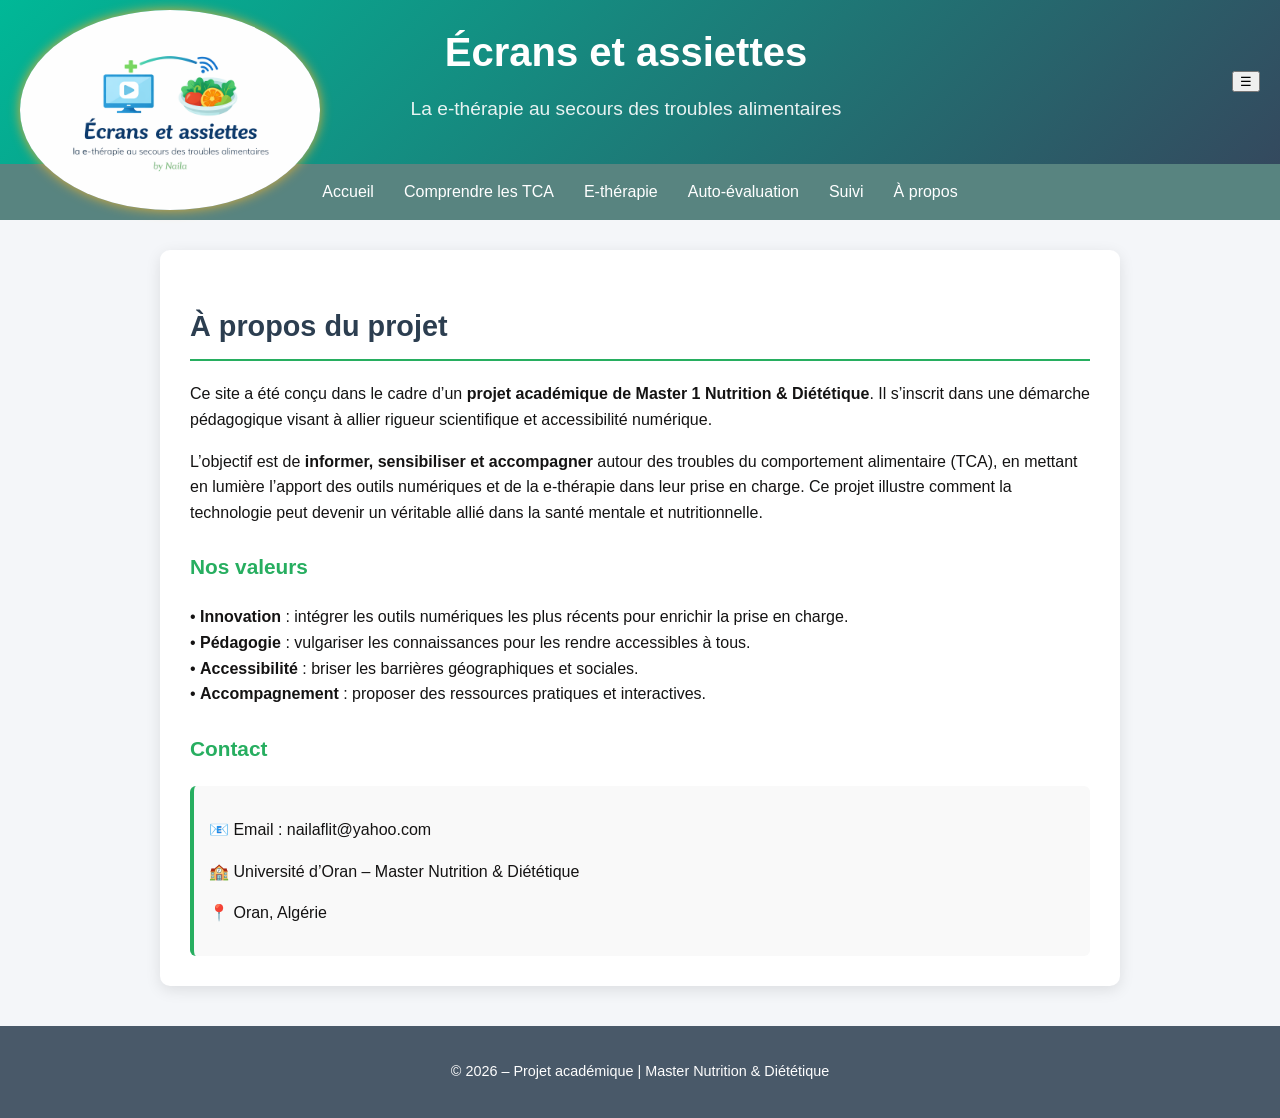
<file: contact.html>
<!DOCTYPE html>
<html lang="fr">
<head>
    <meta charset="UTF-8">
    <title>À propos</title>
          <!-- Logo dans l'onglet -->
    <link rel="icon" type="image/png" href="./logo01.png">
    <style>
        body {
            font-family: 'Segoe UI', Arial, sans-serif;
            background-color: #f4f6f9;
            margin: 0;
            padding: 0;
            color: #141313;
            line-height: 1.6;
        }

        header {
            display: flex;              /* aligne logo + texte */
            align-items: center;        /* centre verticalement */
            justify-content: space-between;    /* logo à gauche, texte centré */
            background: linear-gradient(135deg, #00b897, #34495e);
            color: #fff;
            padding: 20px;
        }

        header img {
            height: 200px;               /* taille du logo */
            border-radius: 50%;         /* arrondi complet */
            box-shadow: 0 0 12px rgb(227, 175, 53);
            transition: transform 0.3s ease, box-shadow 0.3s ease;
            position: absolute;         /* fixé à gauche */
            left: 20px;
            top: 10px;           /* descend le logo  */
        }
        header div {
            margin: 0 auto;             /* centre le bloc texte */
            text-align: center;
        }


        header h1 {
            margin: 0;
            font-size: 2.5em;
            font-weight: bold;
        }
        header p {
            margin-top: 10px;
            font-size: 1.2em;
            opacity: 0.9;
        }

        nav {
            background-color: #588480;
            display: flex;
            justify-content: center;
            padding: 15px;
        }

        nav a {
            color: #fff;
            text-decoration: none;
            margin: 0 15px;
            font-weight: 500;
            transition: color 0.3s ease;
        }

        nav a:hover {
            text-decoration: underline;
        }

        section {
            background: #fff;
            margin: 30px auto;
            padding: 30px;
            max-width: 900px;
            border-radius: 10px;
            box-shadow: 0 4px 15px rgba(0,0,0,0.1);
        }

        section h2 {
            color: #2c3e50;
            margin-bottom: 20px;
            font-size: 1.8em;
            border-bottom: 2px solid #27ae60;
            padding-bottom: 10px;
        }

        section h3 {
            color: #27ae60;
            margin-top: 25px;
            font-size: 1.3em;
        }

        section p {
            margin-bottom: 15px;
        }

        .contact-box {
            background: #f9f9f9;
            border-left: 4px solid #27ae60;
            padding: 15px;
            border-radius: 6px;
            margin-top: 20px;
        }

        footer {
            background-color: #2c3e50;
            color: #fff;
            text-align: center;
            padding: 20px;
            margin-top: 40px;
            font-size: 0.9em;
            opacity: 0.85;
        }
       /* ✅ Responsive design pour téléphone */
@media (max-width: 600px) {
    header {
        flex-direction: column;   /* logo au-dessus du texte */
        text-align: center;
        padding: 30px 20px;
    }

    header img {
        position: static;         /* enlève absolute */
        margin: 0 auto 15px auto; /* centre le logo */
        height: 120px;            /* taille réduite */
    }

    /* Bouton hamburger visible sur mobile */
    .menu-toggle {
        display: block;
        font-size: 2em;
        cursor: pointer;
        color: #fff;
        background: none;
        border: none;
        margin: 10px auto;
    }

    nav {
        flex-direction: column;   /* liens en colonne */
        align-items: center;
        display: none;            /* caché par défaut */
        background-color: #588480;
        padding: 10px;
    }

    nav.active {
        display: flex;            /* affiché quand actif */
    }

    nav a {
        margin: 10px 0;
        display: block;
    }

    section {
        padding: 20px;
        margin: 15px;
    }
}


    </style>
</head>
<body>

<header>
    <img src="logo01.png" alt="Logo Écrans et assiettes">
    <div>
        <h1>Écrans et assiettes</h1>
        <p>La e-thérapie au secours des troubles alimentaires</p>
    </div>
    <button class="menu-toggle" onclick="toggleMenu()">☰</button>
</header>

<nav id="menu">
    <a href="index.html">Accueil</a>
    <a href="tca.html">Comprendre les TCA</a>
    <a href="etherapie.html">E-thérapie</a>
    <a href="autoevaluation.html">Auto-évaluation</a>
    <a href="suivi.html">Suivi</a>
    <a href="contact.html">À propos</a>
</nav>

<script>
function toggleMenu() {
    document.getElementById("menu").classList.toggle("active");
}
</script>


<section>
    <h2>À propos du projet</h2>
    <p>
        Ce site a été conçu dans le cadre d’un <strong>projet académique de Master 1 Nutrition & Diététique</strong>. 
        Il s’inscrit dans une démarche pédagogique visant à allier rigueur scientifique et accessibilité numérique.
    </p>
    <p>
        L’objectif est de <strong>informer, sensibiliser et accompagner</strong> autour des troubles du comportement alimentaire (TCA), 
        en mettant en lumière l’apport des outils numériques et de la e-thérapie dans leur prise en charge. 
        Ce projet illustre comment la technologie peut devenir un véritable allié dans la santé mentale et nutritionnelle.
    </p>

    <h3>Nos valeurs</h3>
    <p>
        • <strong>Innovation</strong> : intégrer les outils numériques les plus récents pour enrichir la prise en charge.<br>
        • <strong>Pédagogie</strong> : vulgariser les connaissances pour les rendre accessibles à tous.<br>
        • <strong>Accessibilité</strong> : briser les barrières géographiques et sociales.<br>
        • <strong>Accompagnement</strong> : proposer des ressources pratiques et interactives.
    </p>

    <h3>Contact</h3>
    <div class="contact-box">
        <p>📧 Email : nailaflit@yahoo.com</p>
        <p>🏫 Université d’Oran – Master Nutrition & Diététique</p>
        <p>📍 Oran, Algérie</p>
    </div>
</section>

<footer>
    <p>© 2026 – Projet académique | Master Nutrition & Diététique</p>
</footer>

</body>
</html>
</file>
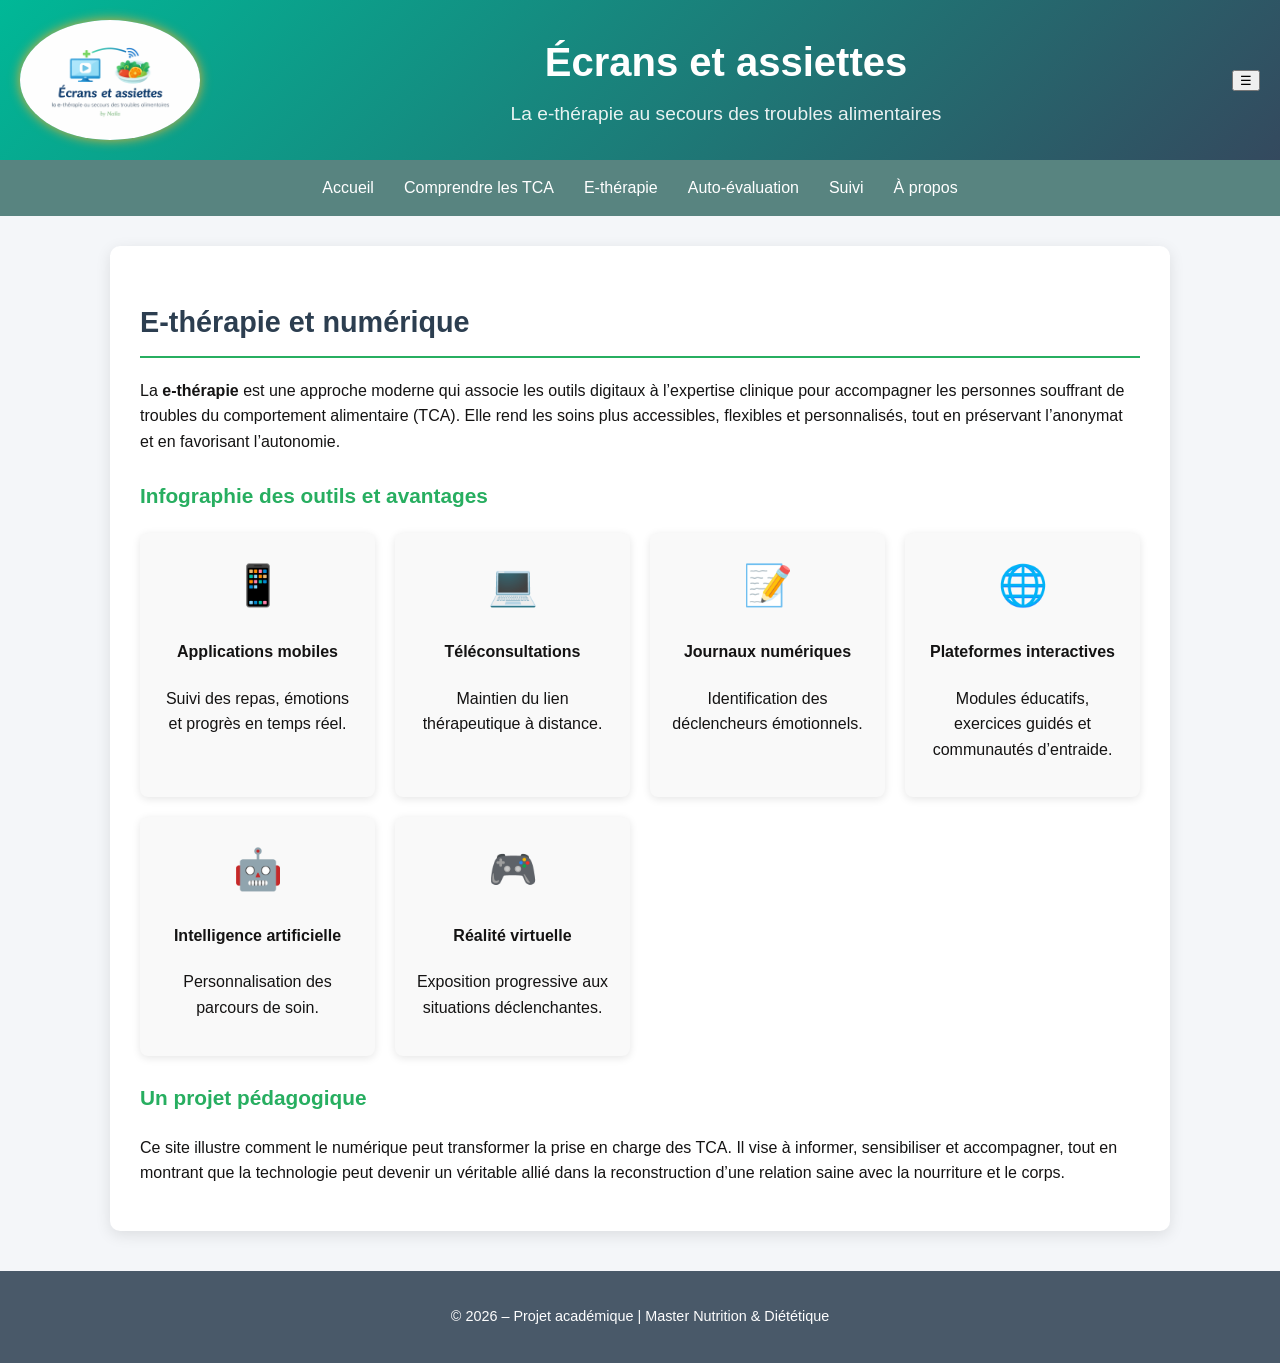
<file: etherapie.html>
<!DOCTYPE html>
<html lang="fr">
<head>
    <meta charset="UTF-8">
    <title>E-thérapie</title>
          <!-- Logo dans l'onglet -->
    <link rel="icon" type="image/png" href="./logo01.png">
    <style>
        body {
            font-family: 'Segoe UI', Arial, sans-serif;
            background-color: #f4f6f9;
            margin: 0;
            padding: 0;
            color: #141313;
            line-height: 1.6;
        }

        header {
            display: flex;
            align-items: center;        /* aligne verticalement */
            justify-content: space-between; /* logo à gauche, titre au milieu, bouton à droite */
            background: linear-gradient(135deg, #00b897, #34495e);
            color: #fff;
            padding: 20px;
            position: relative;
        }

        header img {
            height: 120px;
            border-radius: 50%;
            box-shadow: 0 0 12px rgb(227, 175, 53);
            margin-right: 20px; /* espace entre logo et texte */
        }

        header div {
            flex: 1;                    /* occupe l’espace central */
            text-align: center;         /* centre le titre et le sous-titre */
        }

        header h1 {
            margin: 0;
            font-size: 2.5em;
            font-weight: bold;
        }

        header p {
            margin: 5px 0 0 0;
            font-size: 1.2em;
            opacity: 0.9;
        }

        nav {
            background-color: #588480;
            display: flex;
            justify-content: center;
            padding: 15px;
        }

        nav a {
            color: #fff;
            text-decoration: none;
            margin: 0 15px;
            font-weight: 500;
            transition: color 0.3s ease;
        }

        nav a:hover {
            color: #f1c40f;
        }

        section {
            background: #fff;
            margin: 30px auto;
            padding: 30px;
            max-width: 1000px;
            border-radius: 10px;
            box-shadow: 0 4px 15px rgba(0,0,0,0.1);
        }

        section h2 {
            color: #2c3e50;
            margin-bottom: 20px;
            font-size: 1.8em;
            border-bottom: 2px solid #27ae60;
            padding-bottom: 10px;
        }

        section h3 {
            color: #27ae60;
            margin-top: 25px;
            font-size: 1.3em;
        }

        section p {
            margin-bottom: 15px;
            font-size: 1em;
        }

        .grid {
            display: grid;
            grid-template-columns: repeat(auto-fit, minmax(220px, 1fr));
            gap: 20px;
            margin-top: 20px;
        }

        .card {
            background: #f9f9f9;
            border-radius: 8px;
            padding: 20px;
            text-align: center;
            box-shadow: 0 2px 8px rgba(0,0,0,0.1);
            transition: transform 0.3s ease;
        }

        .card:hover {
            transform: translateY(-5px);
        }

        .icon {
            font-size: 2.5em;
            margin-bottom: 10px;
            color: #27ae60;
        }

        footer {
            background-color: #2c3e50;
            color: #fff;
            text-align: center;
            padding: 20px;
            margin-top: 40px;
            font-size: 0.9em;
            opacity: 0.85;
        }

        /* ✅ Responsive design pour téléphone */
        @media (max-width: 600px) {
            header {
                flex-direction: column;
                align-items: center;
                justify-content: center;
                text-align: center;
                padding: 12px;
            }

            header img.logo {
                max-width: 60px !important; /* logo plus petit */
                height: auto !important;
                margin: 0 auto 8px auto;
            }

            header h1 {
                font-size: 1.4em; /* réduit le titre */
            }

            header p {
                font-size: 0.9em; /* réduit le sous-titre */
            }

            .menu-toggle {
                display: block;
                font-size: 2em;
                cursor: pointer;
                color: #fff;
                background: none;
                border: none;
                margin: 10px auto;
            }

            nav {
                flex-direction: column;
                align-items: center;
                display: none;
                background-color: #588480;
                padding: 10px;
            }

            nav.active {
                display: flex;
            }

            nav a {
                margin: 10px 0;
                display: block;
            }

            section {
                padding: 20px;
                margin: 15px;
            }
        }
    </style>
</head>
<body>

<header>
    <img src="logo01.png" alt="Logo Écrans et assiettes" class="logo">
    <div>
        <h1>Écrans et assiettes</h1>
        <p>La e-thérapie au secours des troubles alimentaires</p>
    </div>
    <button class="menu-toggle" onclick="toggleMenu()">☰</button>
</header>

<nav id="menu">
    <a href="index.html">Accueil</a>
    <a href="tca.html">Comprendre les TCA</a>
    <a href="etherapie.html">E-thérapie</a>
    <a href="autoevaluation.html">Auto-évaluation</a>
    <a href="suivi.html">Suivi</a>
    <a href="contact.html">À propos</a>
</nav>

<script>
function toggleMenu() {
    document.getElementById("menu").classList.toggle("active");
}
</script>

<section>
    <h2>E-thérapie et numérique</h2>
    <p>
        La <strong>e-thérapie</strong> est une approche moderne qui associe les outils digitaux 
        à l’expertise clinique pour accompagner les personnes souffrant de troubles du comportement alimentaire (TCA). 
        Elle rend les soins plus accessibles, flexibles et personnalisés, tout en préservant l’anonymat et en favorisant l’autonomie.
    </p>

    <h3>Infographie des outils et avantages</h3>
    <div class="grid">
        <div class="card">
            <div class="icon">📱</div>
            <h4>Applications mobiles</h4>
            <p>Suivi des repas, émotions et progrès en temps réel.</p>
        </div>
        <div class="card">
            <div class="icon">💻</div>
            <h4>Téléconsultations</h4>
            <p>Maintien du lien thérapeutique à distance.</p>
        </div>
        <div class="card">
            <div class="icon">📝</div>
            <h4>Journaux numériques</h4>
            <p>Identification des déclencheurs émotionnels.</p>
        </div>
        <div class="card">
            <div class="icon">🌐</div>
            <h4>Plateformes interactives</h4>
            <p>Modules éducatifs, exercices guidés et communautés d’entraide.</p>
        </div>
        <div class="card">
            <div class="icon">🤖</div>
            <h4>Intelligence artificielle</h4>
            <p>Personnalisation des parcours de soin.</p>
        </div>
        <div class="card">
            <div class="icon">🎮</div>
            <h4>Réalité virtuelle</h4>
            <p>Exposition progressive aux situations déclenchantes.</p>
        </div>
    </div>

    <h3>Un projet pédagogique</h3>
    <p>
        Ce site illustre comment le numérique peut transformer la prise en charge des TCA. 
        Il vise à informer, sensibiliser et accompagner, tout en montrant que la technologie peut devenir 
        un véritable allié dans la reconstruction d’une relation saine avec la nourriture et le corps.
    </p>
</section>

<footer>
    <p>© 2026 – Projet académique | Master Nutrition & Diététique</p>
</footer>

</body>
</html>
</file>
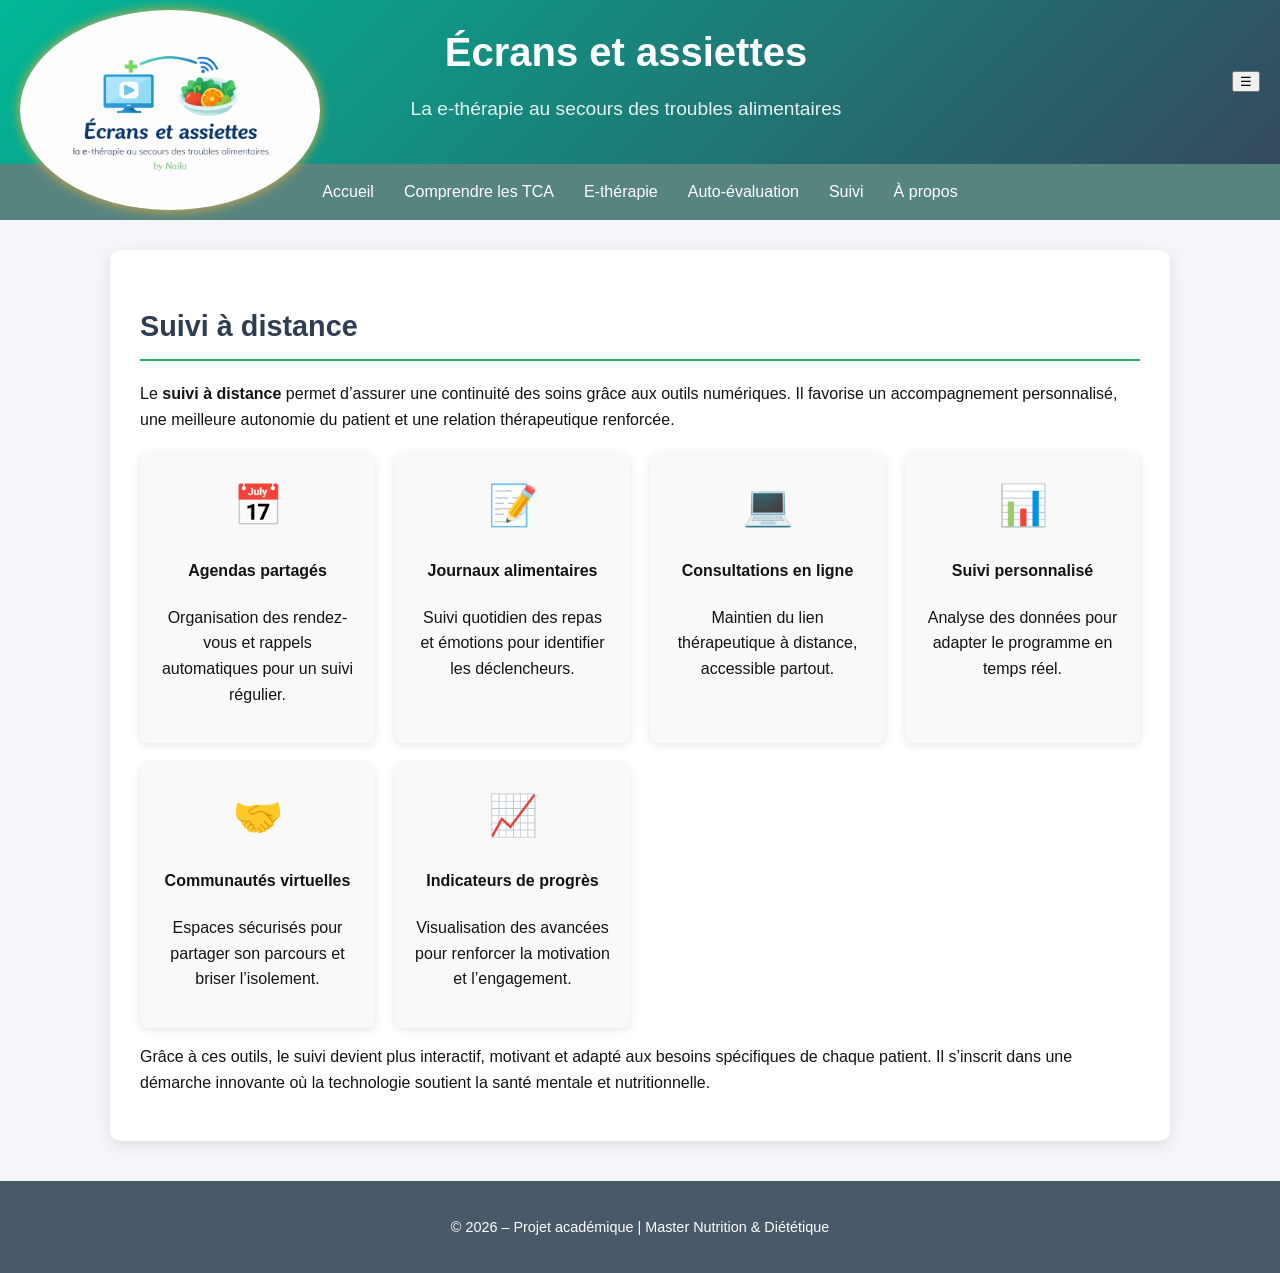
<file: suivi.html>
<!DOCTYPE html>
<html lang="fr">
<head>
    <meta charset="UTF-8">
    <title>Suivi à distance</title>
          <!-- Logo dans l'onglet -->
    <link rel="icon" type="image/png" href="./logo01.png">
    <style>
         body {
            font-family: 'Segoe UI', Arial, sans-serif;
            background-color: #f4f6f9;
            margin: 0;
            padding: 0;
            color: #141313;
            line-height: 1.6;
        }

        header {
            display: flex;              /* aligne logo + texte */
            align-items: center;        /* centre verticalement */
            justify-content: space-between;    /* logo à gauche, texte centré */
            background: linear-gradient(135deg, #00b897, #34495e);
            color: #fff;
            padding: 20px;
        }

        header img {
            height: 200px;               /* taille du logo */
            border-radius: 50%;         /* arrondi complet */
            box-shadow: 0 0 12px rgb(227, 175, 53);
            transition: transform 0.3s ease, box-shadow 0.3s ease;
            position: absolute;         /* fixé à gauche */
            left: 20px;
            top: 10px;           /* descend le logo  */
        }
        header div {
            margin: 0 auto;             /* centre le bloc texte */
            text-align: center;
        }


        header h1 {
            margin: 0;
            font-size: 2.5em;
            font-weight: bold;
        }
        header p {
            margin-top: 10px;
            font-size: 1.2em;
            opacity: 0.9;
        }

        nav {
            background-color: #588480;
            display: flex;
            justify-content: center;
            padding: 15px;
        }

        nav a {
            color: #fff;
            text-decoration: none;
            margin: 0 15px;
            font-weight: 500;
            transition: color 0.3s ease;
        }

        nav a:hover {
            text-decoration: underline;
        }

        section {
            background: #fff;
            margin: 30px auto;
            padding: 30px;
            max-width: 1000px;
            border-radius: 10px;
            box-shadow: 0 4px 15px rgba(0,0,0,0.1);
        }

        section h2 {
            color: #2c3e50;
            margin-bottom: 20px;
            font-size: 1.8em;
            border-bottom: 2px solid #27ae60;
            padding-bottom: 10px;
        }

        .grid {
            display: grid;
            grid-template-columns: repeat(auto-fit, minmax(220px, 1fr));
            gap: 20px;
            margin-top: 20px;
        }

        .card {
            background: #f9f9f9;
            border-radius: 8px;
            padding: 20px;
            text-align: center;
            box-shadow: 0 2px 8px rgba(0,0,0,0.1);
            transition: transform 0.3s ease;
        }

        .card:hover {
            transform: translateY(-5px);
        }

        .icon {
            font-size: 2.5em;
            margin-bottom: 10px;
            color: #27ae60;
        }

        footer {
            background-color: #2c3e50;
            color: #fff;
            text-align: center;
            padding: 20px;
            margin-top: 40px;
            font-size: 0.9em;
            opacity: 0.85;
        }
        /* ✅ Responsive design pour téléphone */
@media (max-width: 600px) {
    header {
        flex-direction: column;   /* logo au-dessus du texte */
        text-align: center;
        padding: 30px 20px;
    }

    header img {
        position: static;         /* enlève absolute */
        margin: 0 auto 15px auto; /* centre le logo */
        height: 120px;            /* taille réduite */
    }

    /* Bouton hamburger visible sur mobile */
    .menu-toggle {
        display: block;
        font-size: 2em;
        cursor: pointer;
        color: #fff;
        background: none;
        border: none;
        margin: 10px auto;
    }

    nav {
        flex-direction: column;   /* liens en colonne */
        align-items: center;
        display: none;            /* caché par défaut */
        background-color: #588480;
        padding: 10px;
    }

    nav.active {
        display: flex;            /* affiché quand actif */
    }

    nav a {
        margin: 10px 0;
        display: block;
    }

    section {
        padding: 20px;
        margin: 15px;
    }
}

    </style>
</head>
<body>

<header>
    <img src="logo01.png" alt="Logo Écrans et assiettes">
    <div>
        <h1>Écrans et assiettes</h1>
        <p>La e-thérapie au secours des troubles alimentaires</p>
    </div>
    <button class="menu-toggle" onclick="toggleMenu()">☰</button>
</header>

<nav id="menu">
    <a href="index.html">Accueil</a>
    <a href="tca.html">Comprendre les TCA</a>
    <a href="etherapie.html">E-thérapie</a>
    <a href="autoevaluation.html">Auto-évaluation</a>
    <a href="suivi.html">Suivi</a>
    <a href="contact.html">À propos</a>
</nav>

<script>
function toggleMenu() {
    document.getElementById("menu").classList.toggle("active");
}
</script>

<section>
    <h2>Suivi à distance</h2>
    <p>
        Le <strong>suivi à distance</strong> permet d’assurer une continuité des soins grâce aux outils numériques. 
        Il favorise un accompagnement personnalisé, une meilleure autonomie du patient et une relation thérapeutique renforcée.
    </p>

    <div class="grid">
        <div class="card">
            <div class="icon">📅</div>
            <h4>Agendas partagés</h4>
            <p>Organisation des rendez-vous et rappels automatiques pour un suivi régulier.</p>
        </div>
        <div class="card">
            <div class="icon">📝</div>
            <h4>Journaux alimentaires</h4>
            <p>Suivi quotidien des repas et émotions pour identifier les déclencheurs.</p>
        </div>
        <div class="card">
            <div class="icon">💻</div>
            <h4>Consultations en ligne</h4>
            <p>Maintien du lien thérapeutique à distance, accessible partout.</p>
        </div>
        <div class="card">
            <div class="icon">📊</div>
            <h4>Suivi personnalisé</h4>
            <p>Analyse des données pour adapter le programme en temps réel.</p>
        </div>
        <div class="card">
            <div class="icon">🤝</div>
            <h4>Communautés virtuelles</h4>
            <p>Espaces sécurisés pour partager son parcours et briser l’isolement.</p>
        </div>
        <div class="card">
            <div class="icon">📈</div>
            <h4>Indicateurs de progrès</h4>
            <p>Visualisation des avancées pour renforcer la motivation et l’engagement.</p>
        </div>
    </div>

    <p>
        Grâce à ces outils, le suivi devient plus interactif, motivant et adapté aux besoins spécifiques de chaque patient. 
        Il s’inscrit dans une démarche innovante où la technologie soutient la santé mentale et nutritionnelle.
    </p>
</section>

<footer>
    <p>© 2026 – Projet académique | Master Nutrition & Diététique</p>
</footer>

</body>
</html>
</file>
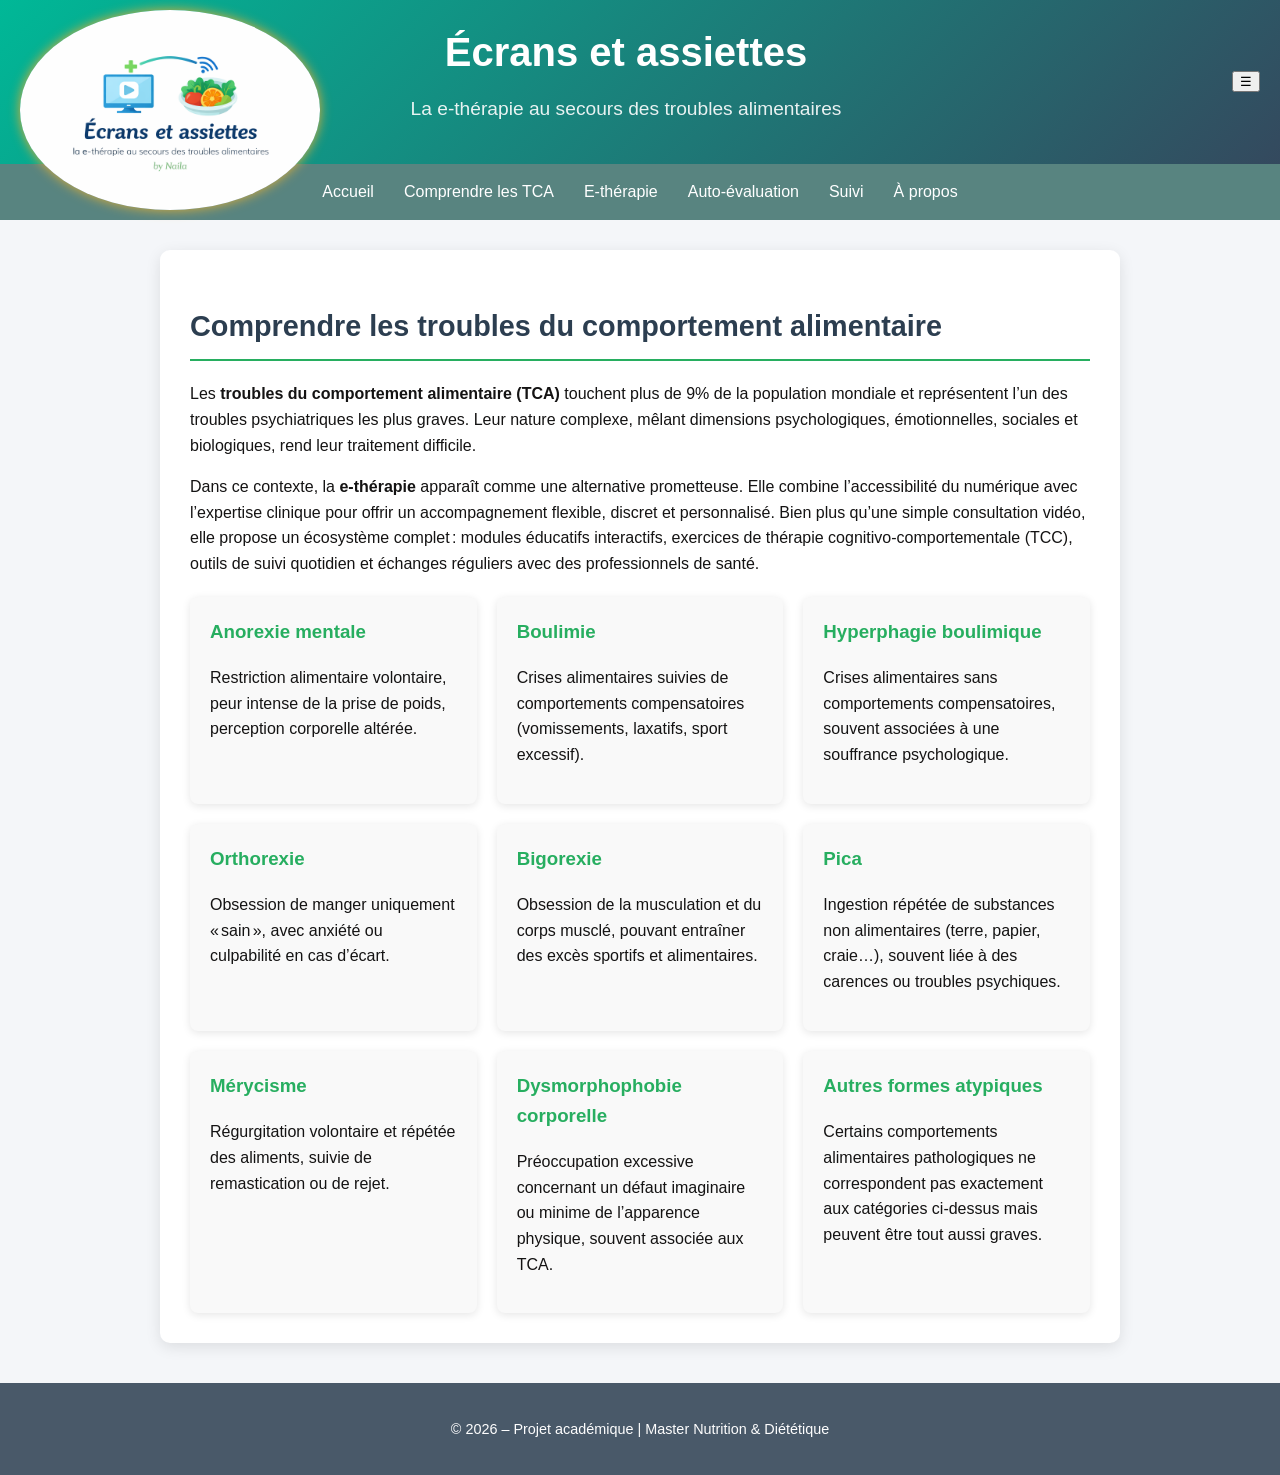
<file: tca.html>
<!DOCTYPE html>
<html lang="fr">
<head>
    <meta charset="UTF-8">
    <title>Comprendre les TCA</title>
          <!-- Logo dans l'onglet -->
    <link rel="icon" type="image/png" href="./logo01.png">
    <style>


        body {
            font-family: 'Segoe UI', Arial, sans-serif;
            background-color: #f4f6f9;
            margin: 0;
            padding: 0;
            color: #141313;
            line-height: 1.6;
        }

        header {
            display: flex;              /* aligne logo + texte */
            align-items: center;        /* centre verticalement */
            justify-content: space-between;    /* logo à gauche, texte centré */
            background: linear-gradient(135deg, #00b897, #34495e);
            color: #fff;
            padding: 20px;
        }

        header img {
            height: 200px;               /* taille du logo */
            border-radius: 50%;         /* arrondi complet */
            box-shadow: 0 0 12px rgb(227, 175, 53);
            transition: transform 0.3s ease, box-shadow 0.3s ease;
            position: absolute;         /* fixé à gauche */
            left: 20px;
            top: 10px;           /* descend le logo  */
        }
        header div {
            margin: 0 auto;             /* centre le bloc texte */
            text-align: center;
        }


        header h1 {
            margin: 0;
            font-size: 2.5em;
            font-weight: bold;
        }

        header p {
            margin-top: 10px;
            font-size: 1.2em;
            opacity: 0.9;
        }

        nav {
            background-color: #588480;
            display: flex;
            justify-content: center;
            padding: 15px;
        }

        nav a {
            color: #fff;
            text-decoration: none;
            margin: 0 15px;
            font-weight: 500;
            transition: color 0.3s ease;
        }

        nav a:hover {
            color: #f1c40f;
        }

        section {
            background: #fff;
            margin: 30px auto;
            padding: 30px;
            max-width: 900px;
            border-radius: 10px;
            box-shadow: 0 4px 15px rgba(0,0,0,0.1);
        }

        section h2 {
            color: #2c3e50;
            margin-bottom: 20px;
            font-size: 1.8em;
            border-bottom: 2px solid #27ae60;
            padding-bottom: 10px;
        }

        .grid {
            display: grid;
            grid-template-columns: repeat(auto-fit, minmax(250px, 1fr));
            gap: 20px;
            margin-top: 20px;
        }

        .card {
            background: #f9f9f9;
            border-radius: 8px;
            padding: 20px;
            box-shadow: 0 2px 8px rgba(0,0,0,0.1);
            transition: transform 0.3s ease;
        }

        .card:hover {
            transform: translateY(-5px);
        }

        .card h3 {
            color: #27ae60;
            margin-top: 0;
        }

        footer {
            background-color: #2c3e50;
            color: #fff;
            text-align: center;
            padding: 20px;
            margin-top: 40px;
            font-size: 0.9em;
            opacity: 0.85;
        }
        /* ✅ Responsive design pour téléphone */
@media (max-width: 600px) {
     header {
        flex-direction: column;   /* logo au-dessus du texte */
        text-align: center;
        padding: 20px 15px;       /* réduit le padding pour mobile */
    }

    header img {
        position: static;         /* enlève absolute */
        margin: 0 auto 15px auto; /* centre le logo */
        max-width: 25vw;          /* logo = 25% de la largeur de l'écran */
        height: auto;            /* conserve les proportions */
    }

    /* Bouton hamburger visible sur mobile */
    .menu-toggle {
        display: block;
        font-size: 2em;
        cursor: pointer;
        color: #fff;
        background: none;
        border: none;
        margin: 10px auto;
    }

    nav {
        flex-direction: column;   /* liens en colonne */
        align-items: center;
        display: none;            /* caché par défaut */
        background-color: #588480;
        padding: 10px;
    }

    nav.active {
        display: flex;            /* affiché quand actif */
    }

    nav a {
        margin: 10px 0;
        display: block;
    }

    section {
        padding: 20px;
        margin: 15px;
    }
}

    </style>
</head>
<body>
    
<header>
   <img src="logo01.png" alt="Logo Écrans et assiettes">
    <div>
        <h1>Écrans et assiettes</h1>
        <p>La e-thérapie au secours des troubles alimentaires</p>
    </div>
    <button class="menu-toggle" onclick="toggleMenu()">☰</button>
</header>

<nav id="menu">
    <a href="index.html">Accueil</a>
    <a href="tca.html">Comprendre les TCA</a>
    <a href="etherapie.html">E-thérapie</a>
    <a href="autoevaluation.html">Auto-évaluation</a>
    <a href="suivi.html">Suivi</a>
    <a href="contact.html">À propos</a>
</nav>

<script>
function toggleMenu() {
    document.getElementById("menu").classList.toggle("active");
}
</script>

<section>
    <h2>Comprendre les troubles du comportement alimentaire</h2>

    <p>
        Les <strong>troubles du comportement alimentaire (TCA)</strong> touchent plus de 9% de la population mondiale 
        et représentent l’un des troubles psychiatriques les plus graves. Leur nature complexe, mêlant dimensions 
        psychologiques, émotionnelles, sociales et biologiques, rend leur traitement difficile.
    </p>

    <p>
        Dans ce contexte, la <strong>e-thérapie</strong> apparaît comme une alternative prometteuse. 
        Elle combine l’accessibilité du numérique avec l’expertise clinique pour offrir un accompagnement 
        flexible, discret et personnalisé. Bien plus qu’une simple consultation vidéo, elle propose un 
        écosystème complet : modules éducatifs interactifs, exercices de thérapie cognitivo-comportementale (TCC), 
        outils de suivi quotidien et échanges réguliers avec des professionnels de santé.
    </p>

    <div class="grid">
        <div class="card">
            <h3>Anorexie mentale</h3>
            <p>Restriction alimentaire volontaire, peur intense de la prise de poids, perception corporelle altérée.</p>
        </div>
        <div class="card">
            <h3>Boulimie</h3>
            <p>Crises alimentaires suivies de comportements compensatoires (vomissements, laxatifs, sport excessif).</p>
        </div>
        <div class="card">
            <h3>Hyperphagie boulimique</h3>
            <p>Crises alimentaires sans comportements compensatoires, souvent associées à une souffrance psychologique.</p>
        </div>
        <div class="card">
            <h3>Orthorexie</h3>
            <p>Obsession de manger uniquement « sain », avec anxiété ou culpabilité en cas d’écart.</p>
        </div>
        <div class="card">
            <h3>Bigorexie</h3>
            <p>Obsession de la musculation et du corps musclé, pouvant entraîner des excès sportifs et alimentaires.</p>
        </div>
        <div class="card">
            <h3>Pica</h3>
            <p>Ingestion répétée de substances non alimentaires (terre, papier, craie…), souvent liée à des carences ou troubles psychiques.</p>
        </div>
        <div class="card">
            <h3>Mérycisme</h3>
            <p>Régurgitation volontaire et répétée des aliments, suivie de remastication ou de rejet.</p>
        </div>
        <div class="card">
            <h3>Dysmorphophobie corporelle</h3>
            <p>Préoccupation excessive concernant un défaut imaginaire ou minime de l’apparence physique, souvent associée aux TCA.</p>
        </div>
        <div class="card">
            <h3>Autres formes atypiques</h3>
            <p>Certains comportements alimentaires pathologiques ne correspondent pas exactement aux catégories ci-dessus mais peuvent être tout aussi graves.</p>
        </div>
    </div>
</section>

<footer>
    <p>© 2026 – Projet académique | Master Nutrition & Diététique</p>
</footer>

</body>
</html>
</file>
